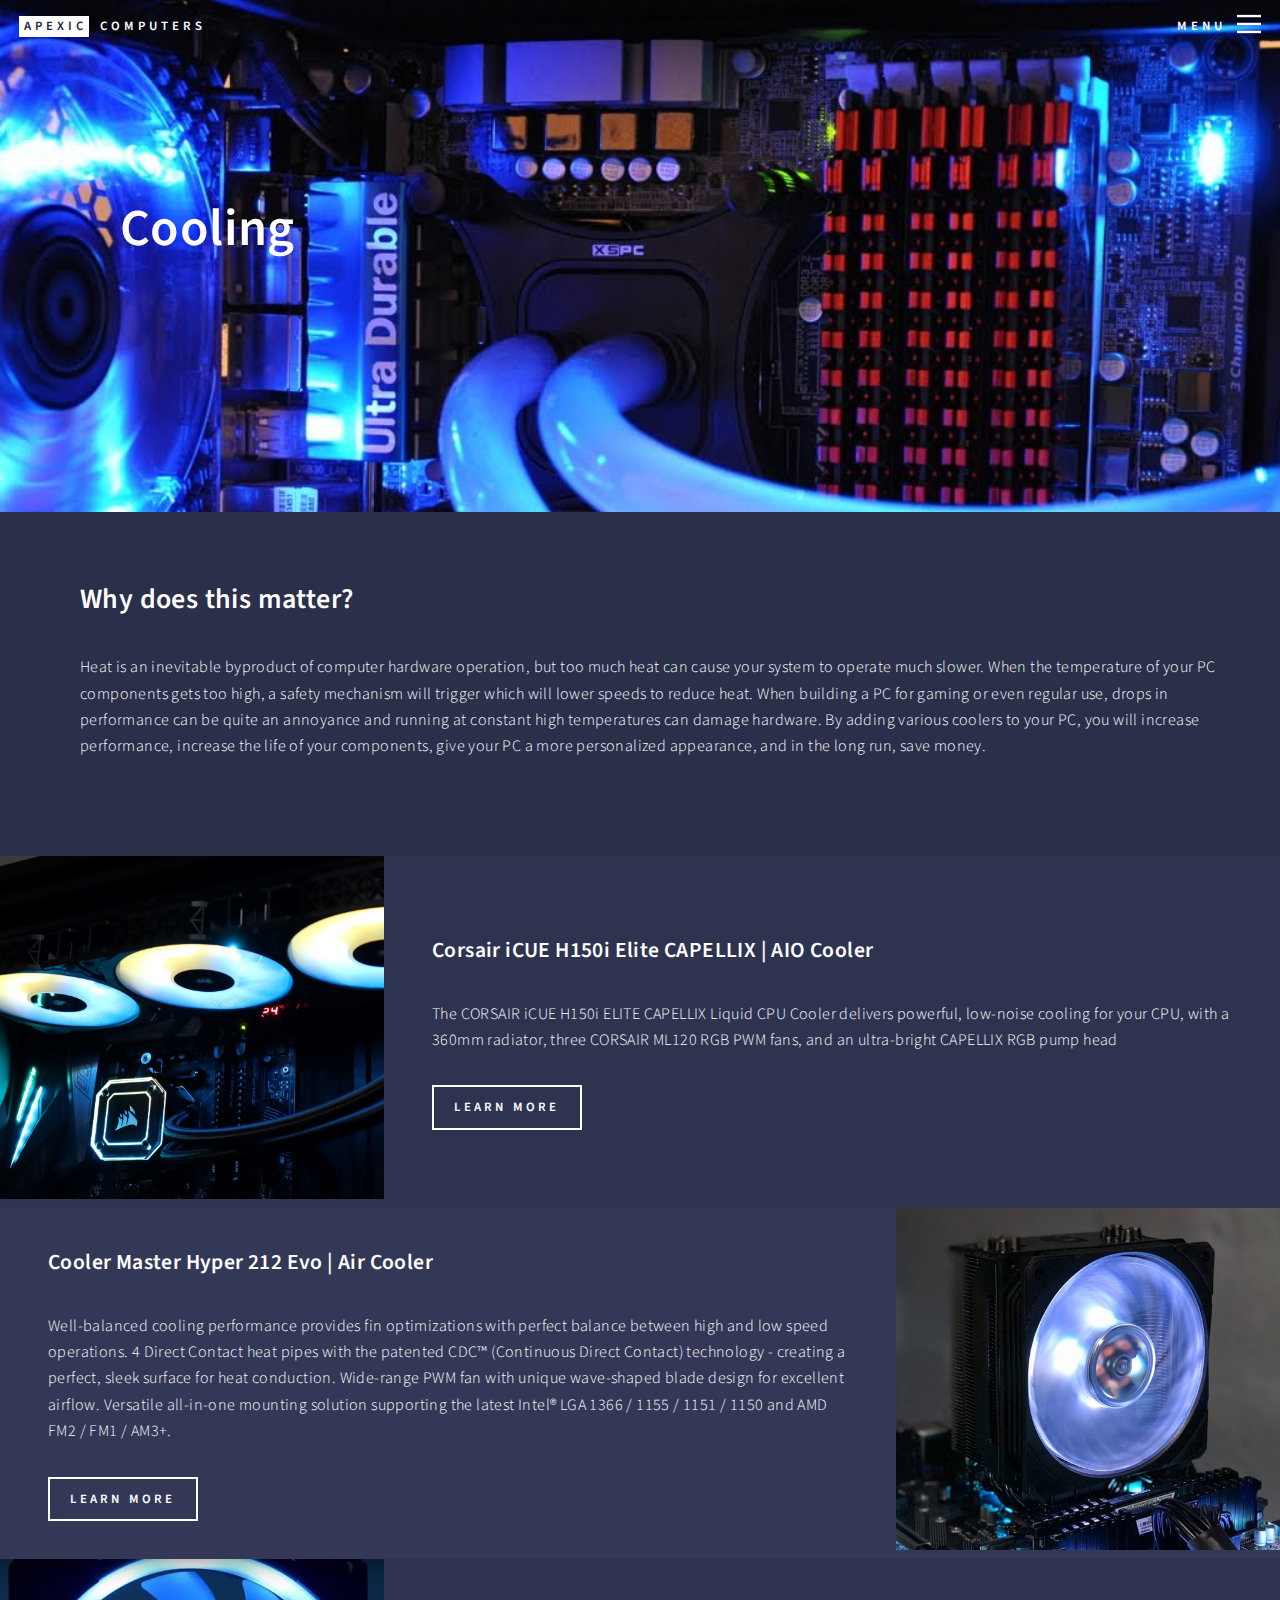
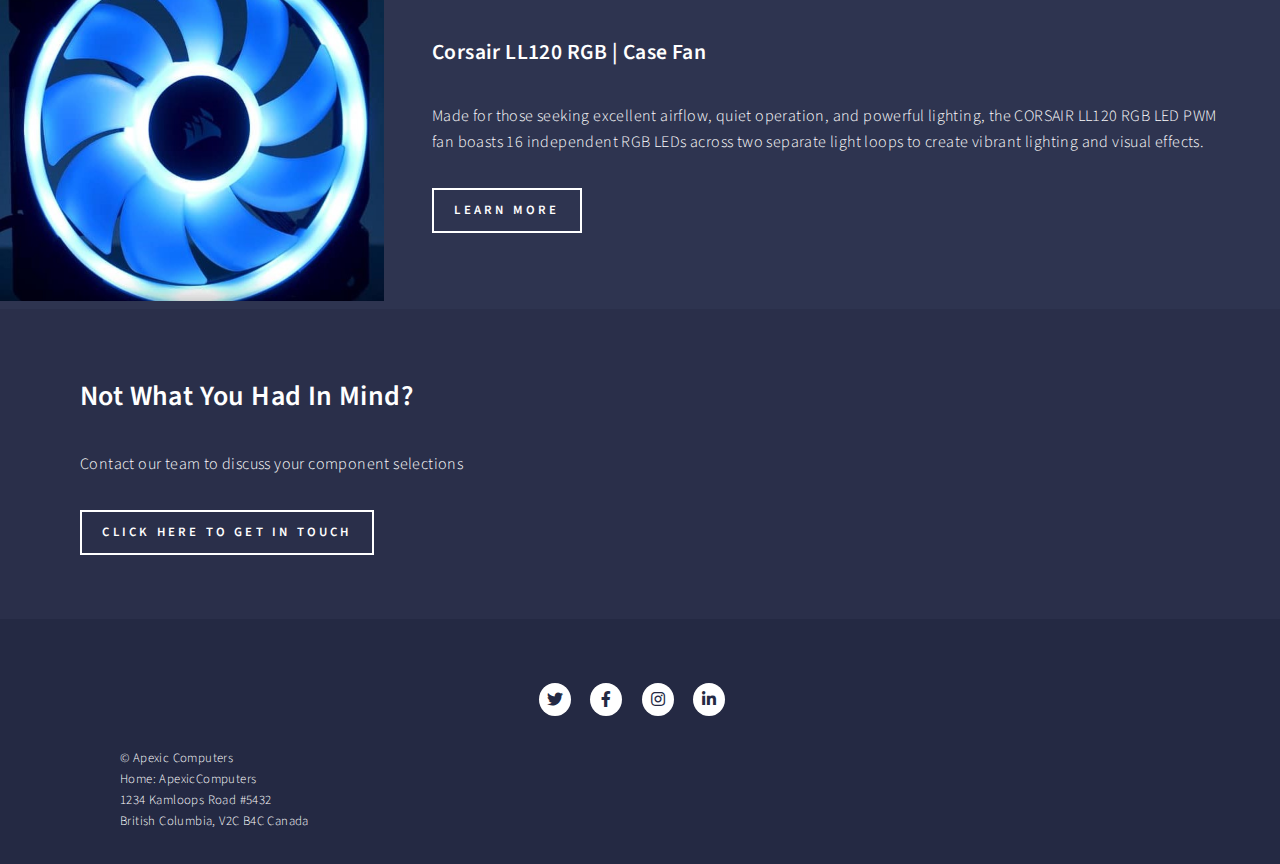
<file: cooling.html>
<!DOCTYPE HTML>

<html>
	<head>
		<title>Apexic Computers | Cooling</title>
		<meta charset="utf-8" />
		<meta name="viewport" content="width=device-width, initial-scale=1, user-scalable=no" />
		<link rel="stylesheet" href="assets/css/main.css" />
		<link rel="shortcut icon" type="image/x-icon" href="images/ICON.ico" />
	</head>
	<body>

		<!-- Wrapper -->
			<div id="wrapper">

				<!-- Header -->
					<header id="header" class="alt style2">
						<a href="index.html" class="logo"><strong>Apexic</strong> <span>Computers</span></a>
						<nav>
							<a href="#menu">Menu</a>
						</nav>
					</header>

				<!-- Menu -->
					<nav id="menu">
						<ul class="links">
							<li><a href="index.html"><div class="inner">Home</div></a></li>
							<li><a href="peripherals.html"><div class="inner">Peripherals</div></a></li>
							<li><a href="graphics.html"><div class="inner">Graphics</div></a></li>
							<li><a href="processing.html"><div class="inner">Processing</div></a></li>
							<li><a href="cooling.html"><div class="inner">Cooling</div></a></li>
						</ul>
					</nav>

				<!-- Banner -->
					<section id="banner" class="style2 cooling">
						<div class="inner">
							<header class="major">
								<h1>Cooling</h1>
							</header>
							<div class="content"></div>
						</div>
					</section>

				<!-- Main -->
					<div id="main">

						<!-- One -->
							<section>
								<div class="inner">
									<header class="major">
										<h2>Why does this matter?</h2>
									</header>
									<p>Heat is an inevitable byproduct of computer hardware operation, but too much heat can cause your system to operate much slower. 
										When the temperature of your PC components gets too high, a safety mechanism will trigger which will lower speeds to reduce heat. 
										When building a PC for gaming or even regular use, drops in performance can be quite an annoyance and running at constant high temperatures can damage hardware.
										By adding various coolers to your PC, you will increase performance, increase the life of your components, give your PC a more personalized appearance, and in the long run, save money.
									</p>
								</div>
							</section>

						<!-- Two -->
							<section class="spotlights">
								<section>
									<span class="image">
										<img src="images/CorsairAIOcooler.jpg" alt=""  />
									</span>
									<div class="content">
										<div class="inner">
											<header class="major">
												<h3>Corsair iCUE H150i Elite CAPELLIX | AIO Cooler</h3>
											</header>
											<p>The CORSAIR iCUE H150i ELITE CAPELLIX Liquid CPU Cooler delivers powerful, low-noise cooling for your CPU, with a 360mm radiator, three CORSAIR ML120 RGB PWM fans, and an ultra-bright CAPELLIX RGB pump head</p>
											<ul class="actions">
												<li><a href="https://www.corsair.com/us/en/Categories/Products/Liquid-Cooling/iCUE-ELITE-CAPELLIX-Liquid-CPU-Cooler/p/CW-9060048-WW" target="_blank" class="button">Learn more</a></li>
											</ul>
										</div>
									</div>
								</section>
								<section>
									<span class="image">
										<img src="images/coolermasterair.jpg" alt=""  />
									</span>
									<div class="content">
										<div class="inner">
											<header class="major">
												<h3>Cooler Master Hyper 212 Evo | Air Cooler</h3>
											</header>
											<p>Well-balanced cooling performance provides fin optimizations with perfect balance between high and low speed operations.
												4 Direct Contact heat pipes with the patented CDC™ (Continuous Direct Contact) technology - creating a perfect, sleek surface for heat conduction.
												Wide-range PWM fan with unique wave-shaped blade design for excellent airflow.
												Versatile all-in-one mounting solution supporting the latest Intel® LGA 1366 / 1155 / 1151 / 1150 and AMD FM2 / FM1 / AM3+.</p>
											<ul class="actions">
												<li><a href="https://www.coolermaster.com/catalog/coolers/cpu-air-coolers/hyper-212-evo/" target="_blank" class="button">Learn more</a></li>
											</ul>
										</div>
									</div>
								</section>
								<section>
									<span class="image">
										<img src="images/corsaircasefan.jpg" alt="" />
									</span>
									<div class="content">
										<div class="inner">
											<header class="major">
												<h3>Corsair LL120 RGB | Case Fan</h3>
											</header>
											<p>Made for those seeking excellent airflow, quiet operation, and powerful lighting, the CORSAIR LL120 RGB LED PWM fan boasts 16 independent RGB LEDs across two separate light loops to create vibrant lighting and visual effects.</p>
											<ul class="actions">
												<li><a href="https://www.corsair.com/ca/en/Categories/Products/Fans/ml-config/p/CO-9050072-WW" target="_blank" class="button">Learn more</a></li>
											</ul>
										</div>
									</div>
								</section>
							</section>

						<!-- Three -->
							<section>
								<div class="inner">
									<header class="major">
										<h2>Not What You Had In Mind?</h2>
									</header>
									<p>Contact our team to discuss your component selections</p>
									<ul class="actions">
										<li><a href="team.html" class="button next">CLICK HERE TO GET IN TOUCH</a></li>
									</ul>
								</div>
							</section>

					</div>

				<!-- Footer -->
                <footer id="footer">
                    <div class="inner">
                        <ul class="icons">
                            <li><a href="https://twitter.com/" class="icon brands alt fa-twitter"></a></li>
                            <li><a href="https://www.facebook.com/" class="icon brands alt fa-facebook-f"></a></li>
                            <li><a href="https://www.instagram.com/" class="icon brands alt fa-instagram"></a></li>
							<li><a href="https://www.linkedin.com/" class="icon brands alt fa-linkedin-in"></a></li>
                        </ul>
                        <ul class="copyright">
                            <li>&copy; Apexic Computers</li><li>Home: <a href="">ApexicComputers</a></li>
                        </ul>
                        <ul class="copyright">
                            <li>1234 Kamloops Road #5432 <br> British Columbia, V2C B4C Canada</li>
                        </ul>
                    </div>
                </footer>

			</div>

		<!-- Scripts -->
			<script src="assets/js/jquery.min.js"></script>
			<script src="assets/js/jquery.scrolly.min.js"></script>
			<script src="assets/js/main.js"></script>

	</body>
</html>
</file>
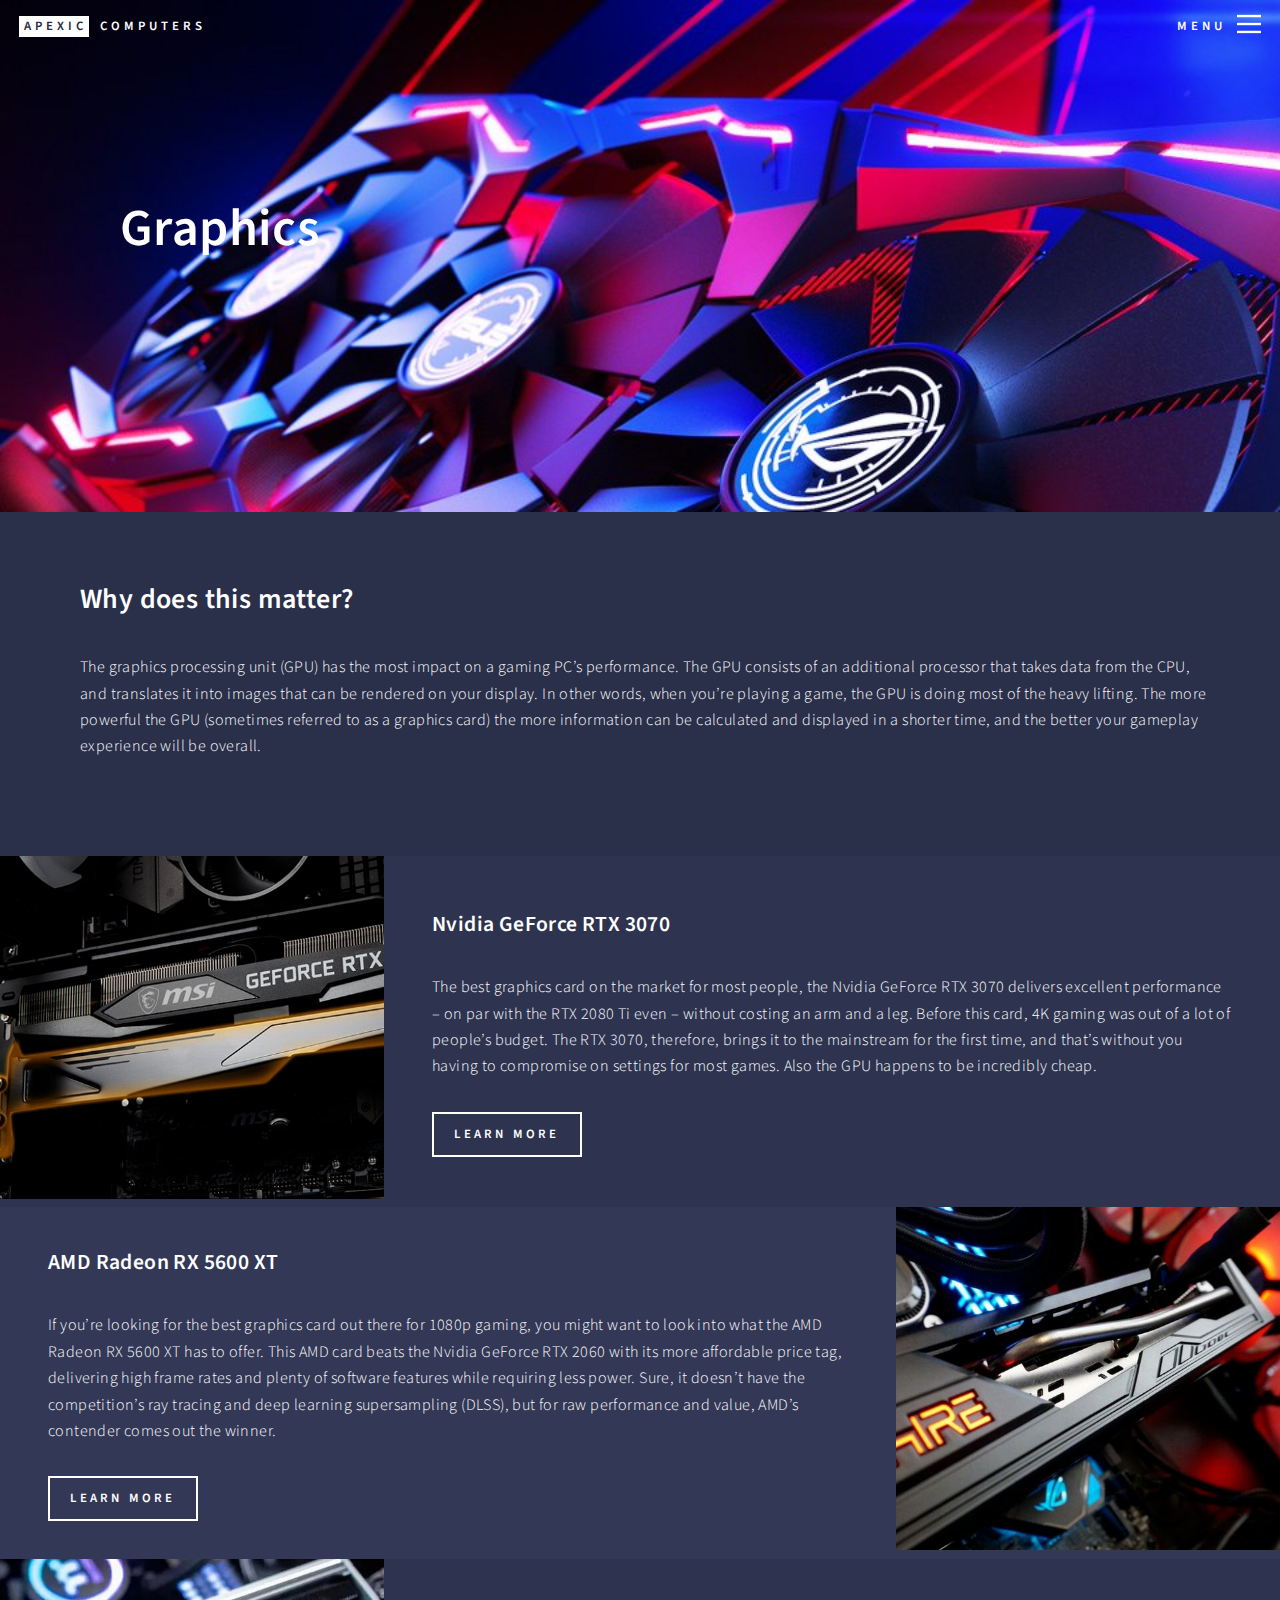
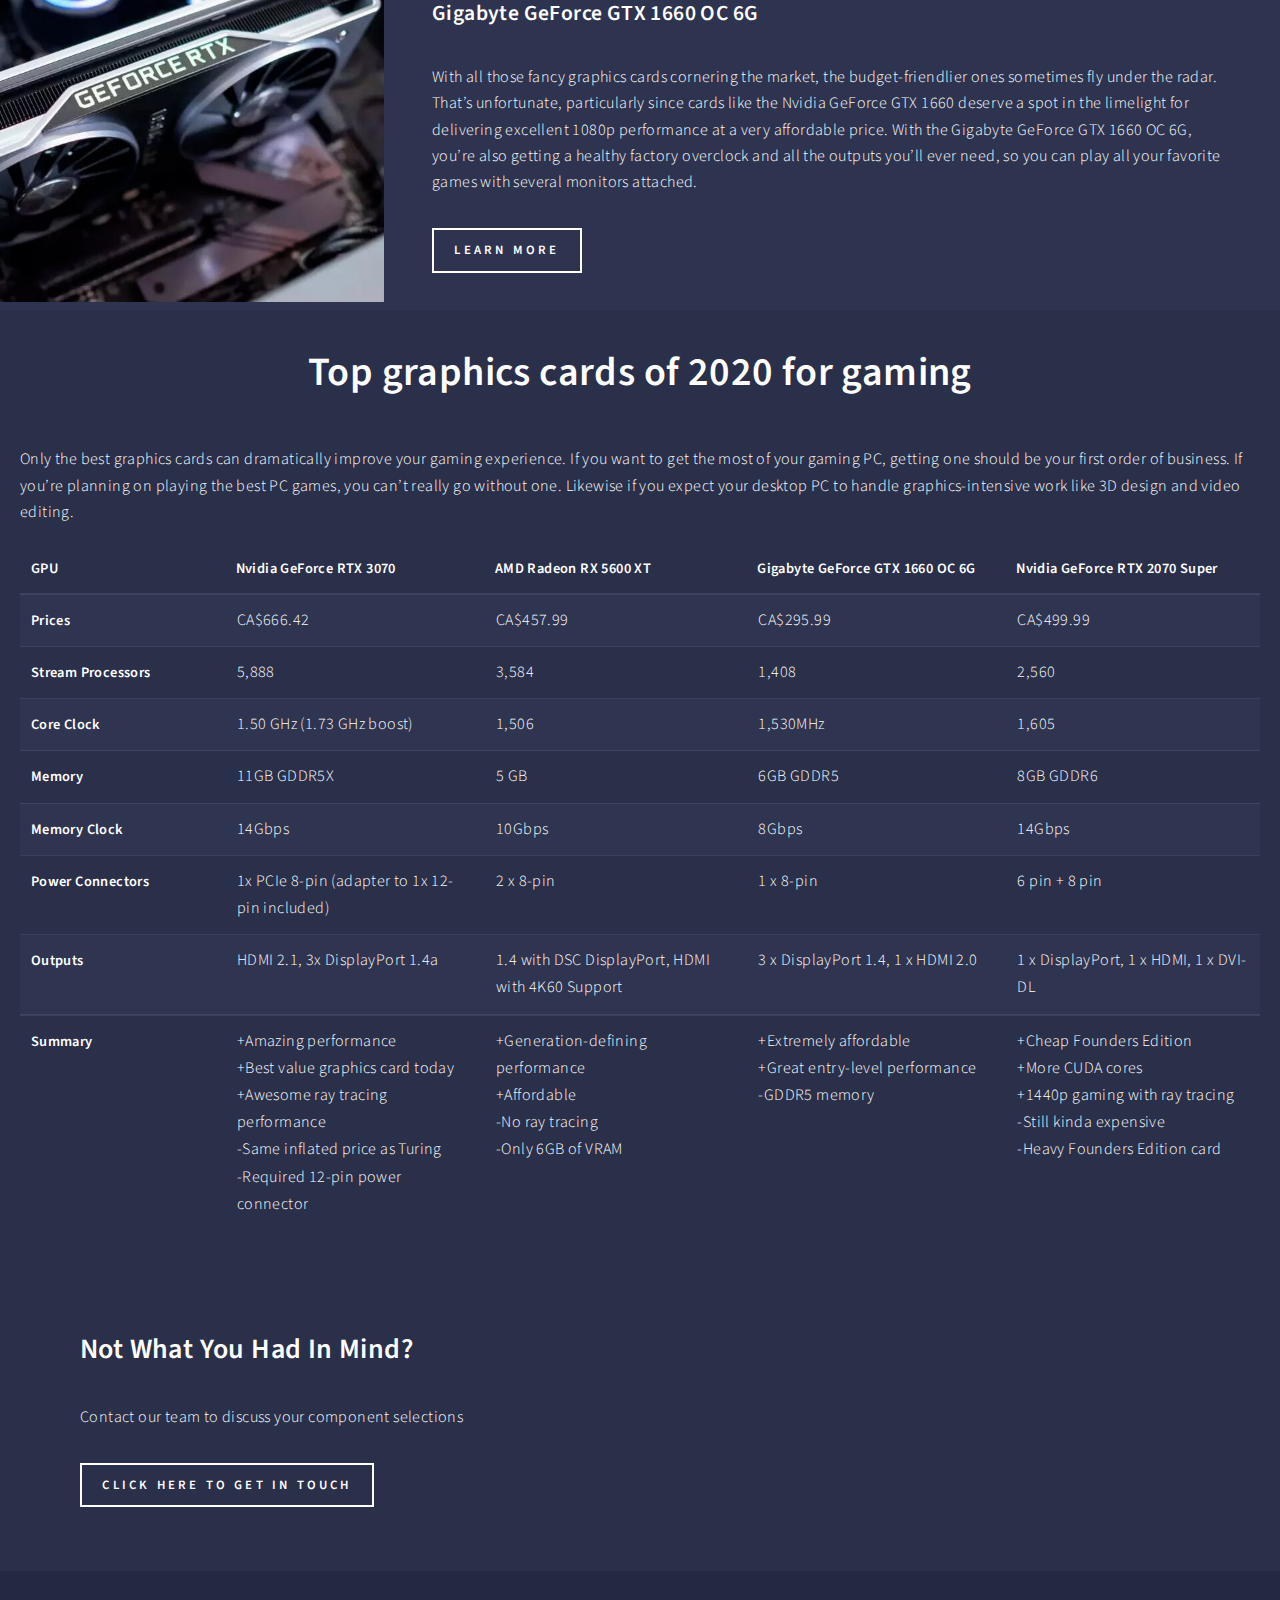
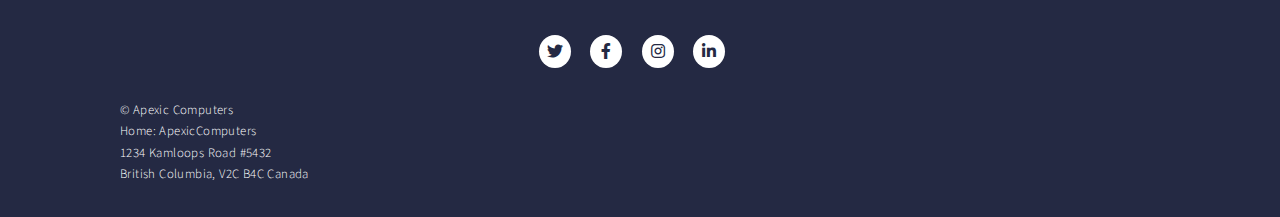
<file: graphics.html>
<!DOCTYPE HTML>

<html>
	<head>
		<title>Apexic Computers | Graphics</title>
		<meta charset="utf-8" />
		<meta name="viewport" content="width=device-width, initial-scale=1, user-scalable=no" />
		<link rel="stylesheet" href="assets/css/main.css" />
		<link rel="shortcut icon" type="image/x-icon" href="images/ICON.ico" />
	</head>
	<body>

		<!-- Wrapper -->
			<div id="wrapper">

				<!-- Header -->
					<header id="header" class="alt style2">
						<a href="index.html" class="logo"><strong>Apexic</strong> <span>Computers</span></a>
						<nav>
							<a href="#menu">Menu</a>
						</nav>
					</header>

				<!-- Menu -->
					<nav id="menu">
						<ul class="links">
							<li><a href="index.html"><div class="inner">Home</div></a></li>
							<li><a href="peripherals.html"><div class="inner">Peripherals</div></a></li>
							<li><a href="graphics.html"><div class="inner">Graphics</div></a></li>
							<li><a href="processing.html"><div class="inner">Processing</div></a></li>
							<li><a href="cooling.html"><div class="inner">Cooling</div></a></li>
						</ul>
					</nav>

				<!-- Banner -->
					<section id="banner" class="style2 graphics">
						<div class="inner">
							<header class="major">
								<h1>Graphics</h1>
							</header>
							<div class="content">
								<p></p>
							</div>
						</div>
					</section>

				<!-- Main -->
					<div id="main">

						<!-- One -->
							<section>
								<div class="inner">
									<header class="major">
										<h2>Why does this matter?</h2>
									</header>
									<p>The graphics processing unit (GPU) has the most impact on a gaming PC’s performance. The GPU consists of an additional processor that takes data from the CPU, and translates it into images that can be rendered on your display. In other words, when you’re playing a game, the GPU is doing most of the heavy lifting. 
									   The more powerful the GPU (sometimes referred to as a graphics card) the more information can be calculated and displayed in a shorter time, and the better your gameplay experience will be overall.</p>
								</div>
							</section>

						<!-- Two -->
							<section class="spotlights">
								<section>
									<div class="image">
										<img src="images/3070.jpg" alt="" />
									</div>
									<div class="content">
										<div class="inner">
											<header class="major">
												<h3>Nvidia GeForce RTX 3070</h3>
											</header>
											<p>The best graphics card on the market for most people, the Nvidia GeForce RTX 3070 delivers excellent performance – on par with the RTX 2080 Ti even – without costing an arm and a leg. Before this card, 4K gaming was out of a lot of people’s budget. The RTX 3070, therefore, brings it to the mainstream for the first time, and that’s without you having to compromise on settings for most games. Also the GPU happens to be incredibly cheap.</p>
											<ul class="actions">
												<li><a href="https://www.nvidia.com/en-us/geforce/news/geforce-rtx-3070-out-now/" target="_blank" class="button">Learn more</a></li>
											</ul>
										</div>
									</div>
								</section>
								<section>
									<div class="image">
										<img src="images/5600.jpg" alt="" />
									</div>
									<div class="content">
										<div class="inner">
											<header class="major">
												<h3>AMD Radeon RX 5600 XT</h3>
											</header>
											<p>If you’re looking for the best graphics card out there for 1080p gaming, you might want to look into what the AMD Radeon RX 5600 XT has to offer. This AMD card beats the Nvidia GeForce RTX 2060 with its more affordable price tag, delivering high frame rates and plenty of software features while requiring less power. Sure, it doesn’t have the competition’s ray tracing and deep learning supersampling (DLSS), but for raw performance and value, AMD’s contender comes out the winner.</p>
											<ul class="actions">
												<li><a href="https://www.amd.com/en/products/graphics/amd-radeon-rx-5600-xt" target="_blank" class="button">Learn more</a></li>
											</ul>
										</div>
									</div>
								</section>
								<section>
									<div class="image">
										<img src="images/1660.jpg" alt="" />
									</div>
									<div class="content">
										<div class="inner">
											<header class="major">
												<h3>Gigabyte GeForce GTX 1660 OC 6G</h3>
											</header>
											<p>With all those fancy graphics cards cornering the market, the budget-friendlier ones sometimes fly under the radar. That’s unfortunate, particularly since cards like the Nvidia GeForce GTX 1660 deserve a spot in the limelight for delivering excellent 1080p performance at a very affordable price. With the Gigabyte GeForce GTX 1660 OC 6G, you’re also getting a healthy factory overclock and all the outputs you’ll ever need, so you can play all your favorite games with several monitors attached.</p>
											<ul class="actions">
												<li><a href="https://www.gigabyte.com/ca/Graphics-Card/GV-N1660OC-6GD" target="_blank" class="button">Learn more</a></li>
											</ul>
										</div>
									</div>
								</section>
							</section>
						
						<div class="table-wrapper">
							<article class="pimpin">
							   <h1>Top graphics cards of 2020 for gaming</h1>
								<p>Only the best graphics cards can dramatically improve your gaming experience. If you want to get the most of your gaming PC, getting one should be your first order of business. If you’re planning on playing the best PC games, you can’t really go without one. Likewise if you expect your desktop PC to handle graphics-intensive work like 3D design and video editing. </p>
        
								<!-- Start Table -->
								<table id="pricing">
									<colgroup>
									<col id="firstCol" />
									<col class="dataCols" span="4" />
									</colgroup>

									<thead span="1">
									<!-- Row1 -->
									<tr class="row1">
										<th rowspan="4" class="tfirst">GPU</th>
										<th>Nvidia GeForce RTX 3070</th>      
										<th>AMD Radeon RX 5600 XT</th>
										<th>Gigabyte GeForce GTX 1660 OC 6G</th>
										<th>Nvidia GeForce RTX 2070 Super</th>
									</tr>
									</thead>
									
									<tbody>
									<!-- Row2 -->
									<tr class="row2">
									<th>Prices</th>	
									<td>CA$666.42</td>
									<td>CA$457.99</td>
									<td>CA$295.99</td>
									<td>CA$499.99</td>
									</tr>
									<!-- Row3 -->
									<tr>
									<th>Stream Processors</th>
									<td>5,888</td>
									<td>3,584</td>
									<td>1,408</td>
									<td>2,560</td>
									</tr>
									<!-- Row4 -->
									<tr>
									<th>Core Clock</th>
									<td>1.50 GHz (1.73 GHz boost)</td>
									<td>1,506</td>
									<td>1,530MHz</td>
									<td>1,605</td>
									</tr>
									<!-- Row5 -->
									<tr>
									<th>Memory</th>
									<td>11GB GDDR5X</td>
									<td>5 GB</td>
									<td>6GB GDDR5</td>   
									<td>8GB GDDR6</td>
									</tr>
									<!-- Row6 -->
									<tr>
									<th>Memory Clock</th>
									<td>14Gbps</td>
									<td>10Gbps</td>
									<td>8Gbps</td>
									<td>14Gbps</td>
									</tr>
									<!-- Row7 -->
									<tr>
									<th>Power Connectors</th>
									<td>1x PCIe 8-pin (adapter to 1x 12-pin included)</td>
									<td>2 x 8-pin</td>
									<td>1 x 8-pin</td>
									<td>6 pin + 8 pin</td>
									</tr>
									<!-- Row8 -->
									<tr>
									<th>Outputs</th>
									<td>HDMI 2.1, 3x DisplayPort 1.4a</td>
									<td>1.4 with DSC DisplayPort, HDMI with 4K60 Support</td>
									<td>3 x DisplayPort 1.4, 1 x HDMI 2.0</td>
									<td>1 x DisplayPort, 1 x HDMI, 1 x DVI-DL</td>
									</tr>
									</tbody>

									<tfoot>
									<!-- Row8 -->
									<tr>
									<th>Summary</th>
									<td>+Amazing performance <br> +Best value graphics card today <br> +Awesome ray tracing performance <br> -Same inflated price as Turing <br> -Required 12-pin power connector</td>
									<td>+Generation-defining performance <br> +Affordable <br> -No ray tracing <br> -Only 6GB of VRAM</td>
									<td>+Extremely affordable <br> +Great entry-level performance <br> -GDDR5 memory</td>
									<td>+Cheap Founders Edition <br> +More CUDA cores <br> +1440p gaming with ray tracing <br> -Still kinda expensive <br> -Heavy Founders Edition card</td>
									</tr>
									</tfoot>

								</table>
							   <!-- End Table -->
							</article>
						</div>
							<!-- Three -->
										<section>
											<div class="inner">
												<header class="major">
													<h2>Not What You Had In Mind?</h2>
												</header>
												<p>Contact our team to discuss your component selections</p>
												<ul class="actions">
													<li><a href="team.html" class="button next">Click here to get in touch</a></li>
												</ul>
											</div>
										</section>

					</div>



				<!-- Footer -->
                <footer id="footer">
                    <div class="inner">
                        <ul class="icons">
                            <li><a href="https://twitter.com/" class="icon brands alt fa-twitter"></a></li>
                            <li><a href="https://www.facebook.com/" class="icon brands alt fa-facebook-f"></a></li>
                            <li><a href="https://www.instagram.com/" class="icon brands alt fa-instagram"></a></li>
							<li><a href="https://www.linkedin.com/" class="icon brands alt fa-linkedin-in"></a></li>
                        </ul>
                        <ul class="copyright">
                            <li>&copy; Apexic Computers</li><li>Home: <a href="">ApexicComputers</a></li>
                        </ul>
                        <ul class="copyright">
                            <li>1234 Kamloops Road #5432 <br> British Columbia, V2C B4C Canada</li>
                        </ul>
                    </div>
                </footer>

			</div>

		<!-- Scripts -->
			<script src="assets/js/jquery.min.js"></script>
			<script src="assets/js/jquery.scrolly.min.js"></script>
			<script src="assets/js/main.js"></script>

	</body>
</html>
</file>
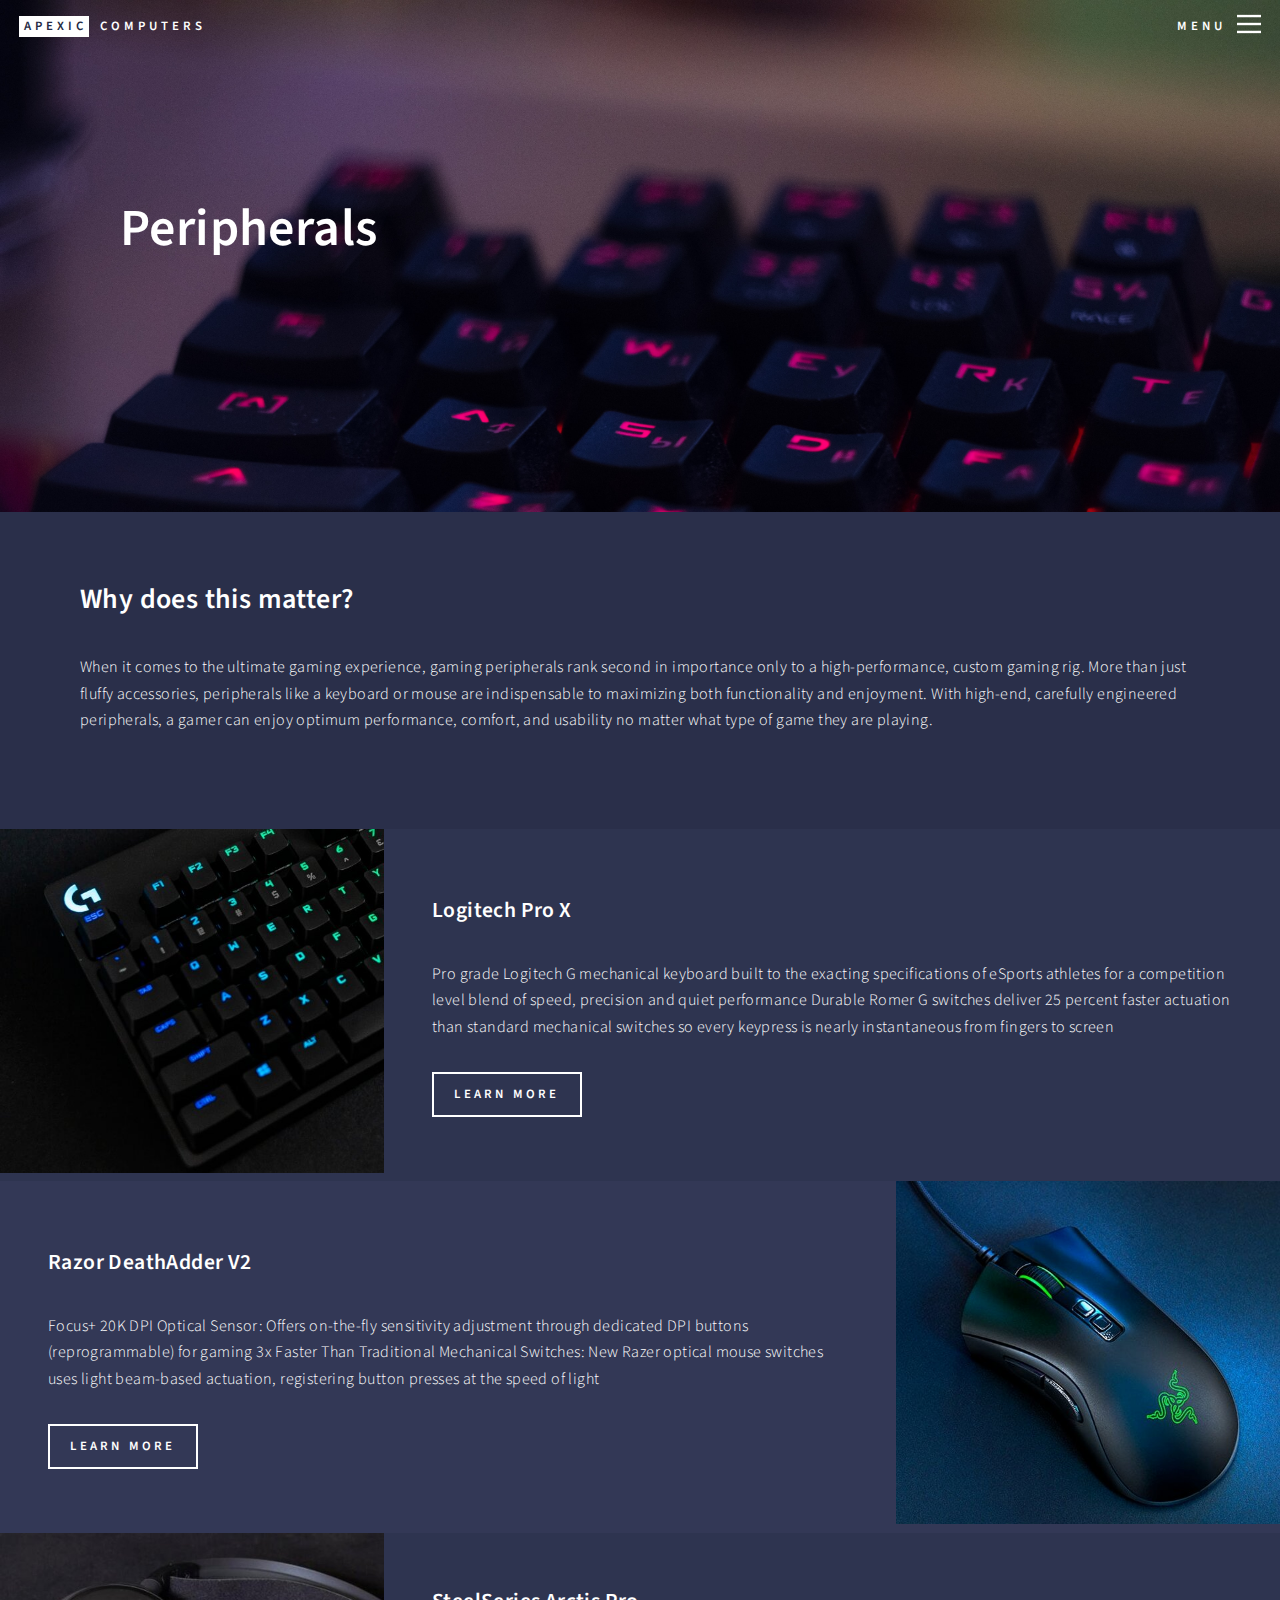
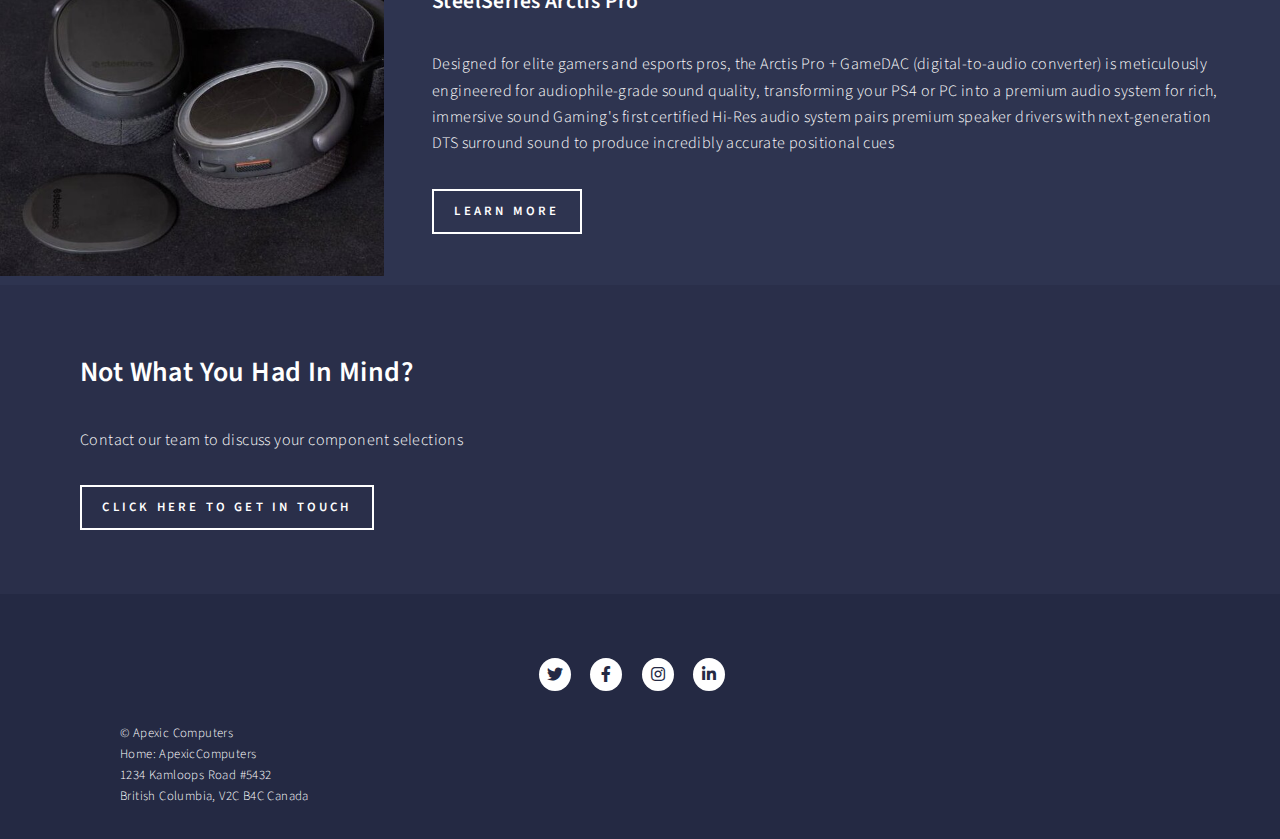
<file: peripherals.html>
<!DOCTYPE HTML>

<html>
	<head>
		<title>Apexic Computers | Peripherals</title>
		<meta charset="utf-8" />
		<meta name="viewport" content="width=device-width, initial-scale=1, user-scalable=no" />
		<link rel="stylesheet" href="assets/css/main.css" />
		<link rel="shortcut icon" type="image/x-icon" href="images/ICON.ico" />
	</head>
	<body>

		<!-- Wrapper -->
			<div id="wrapper">

				<!-- Header -->
					<header id="header" class="alt style2">
						<a href="index.html" class="logo"><strong>Apexic</strong> <span>Computers</span></a>
						<nav>
							<a href="#menu">Menu</a>
						</nav>
					</header>

				<!-- Menu -->
					<nav id="menu">
						<ul class="links">
							<li><a href="index.html"><div class="inner">Home</div></a></li>
							<li><a href="peripherals.html"><div class="inner">Peripherals</div></a></li>
							<li><a href="graphics.html"><div class="inner">Graphics</div></a></li>
							<li><a href="processing.html"><div class="inner">Processing</div></a></li>
							<li><a href="cooling.html"><div class="inner">Cooling</div></a></li>
						</ul>
					</nav>

				<!-- Banner -->
					<section id="banner" class="style2 peripherals">
						<div class="inner">
							<header class="major">
								<h1>Peripherals</h1>
							</header>
							<div class="content">
								
							</div>
						</div>
					</section>

				<!-- Main -->
					<div id="main">

						<!-- One -->
							<section>
								<div class="inner">
									<header class="major">
										<h2>Why does this matter?</h2>
									</header>
									<p>When it comes to the ultimate gaming experience, gaming peripherals rank second in importance only to a high-performance, custom gaming rig. More than just fluffy accessories, peripherals like a keyboard or mouse are indispensable to maximizing both functionality and enjoyment. With high-end, carefully engineered peripherals, a gamer can enjoy optimum performance, comfort, and usability no matter what type of game they are playing.</p>
								</div>
							</section>

						<!-- Two -->
							<section class="spotlights">
								<section>
									<div class="image">
										<img src="images/peripherals-item1.jpg" alt="" />
									</div>
									<div class="content">
										<div class="inner">
											<header class="major">
												<h3>Logitech Pro X</h3>
											</header>
											<p>Pro grade Logitech G mechanical keyboard built to the exacting specifications of eSports athletes for a competition level blend of speed, precision and quiet performance
												Durable Romer G switches deliver 25 percent faster actuation than standard mechanical switches so every keypress is nearly instantaneous from fingers to screen</p>
											<ul class="actions">
												<li><a href="https://www.logitechg.com/en-ca/products/gaming-keyboards/pro-x-gaming-keyboard.html" target="_blank" class="button">Learn more</a></li>
											</ul>
										</div>
									</div>
								</section>
								<section>
									<div class="image">
										<img src="images/peripherals-item2.jpg" alt="" />
									</div>
									<div class="content">
										<div class="inner">
											<header class="major">
												<h3>Razor DeathAdder V2</h3>
											</header>
											<p>Focus+ 20K DPI Optical Sensor: Offers on-the-fly sensitivity adjustment through dedicated DPI buttons (reprogrammable) for gaming
												3x Faster Than Traditional Mechanical Switches: New Razer optical mouse switches uses light beam-based actuation, registering button presses at the speed of light</p>
											<ul class="actions">
												<li><a href="https://www.razer.com/gaming-mice/razer-deathadder-v2/RZ01-03210100-R3U1" target="_blank" class="button">Learn more</a></li>
											</ul>
										</div>
									</div>
								</section>
								<section>
									<div class="image">
										<img src="images/peripherals-item3.jpg" alt="" />
									</div>
									<div class="content">
										<div class="inner">
											<header class="major">
												<h3>SteelSeries Arctis Pro</h3>
											</header>
											<p>Designed for elite gamers and esports pros, the Arctis Pro + GameDAC (digital-to-audio converter) is meticulously engineered for audiophile-grade sound quality, transforming your PS4 or PC into a premium audio system for rich, immersive sound
												Gaming's first certified Hi-Res audio system pairs premium speaker drivers with next-generation DTS surround sound to produce incredibly accurate positional cues</p>
											<ul class="actions">
												<li><a href="https://steelseries.com/gaming-headsets/arctis-pro" target="_blank" class="button">Learn more</a></li>
											</ul>
										</div>
									</div>
								</section>
							</section>

						<!-- Three -->
							<section>
								<div class="inner">
									<header class="major">
										<h2>Not What You Had In Mind?</h2>
									</header>
									<p>Contact our team to discuss your component selections</p>
									<ul class="actions">
										<li><a href="team.html" class="button next">Click here to get in touch</a></li>
									</ul>
								</div>
							</section>

					</div>

				<!-- Footer -->
                <footer id="footer">
                    <div class="inner">
                        <ul class="icons">
                            <li><a href="https://twitter.com/" class="icon brands alt fa-twitter"></a></li>
                            <li><a href="https://www.facebook.com/" class="icon brands alt fa-facebook-f"></a></li>
                            <li><a href="https://www.instagram.com/" class="icon brands alt fa-instagram"></a></li>
							<li><a href="https://www.linkedin.com/" class="icon brands alt fa-linkedin-in"></a></li>
                        </ul>
                        <ul class="copyright">
                            <li>&copy; Apexic Computers</li><li>Home: <a href="">ApexicComputers</a></li>
                        </ul>
                        <ul class="copyright">
                            <li>1234 Kamloops Road #5432 <br> British Columbia, V2C B4C Canada</li>
                        </ul>
                    </div>
                </footer>

			</div>

		<!-- Scripts -->
			<script src="assets/js/jquery.min.js"></script>
			<script src="assets/js/jquery.scrolly.min.js"></script>
			<script src="assets/js/main.js"></script>

	</body>
</html>
</file>
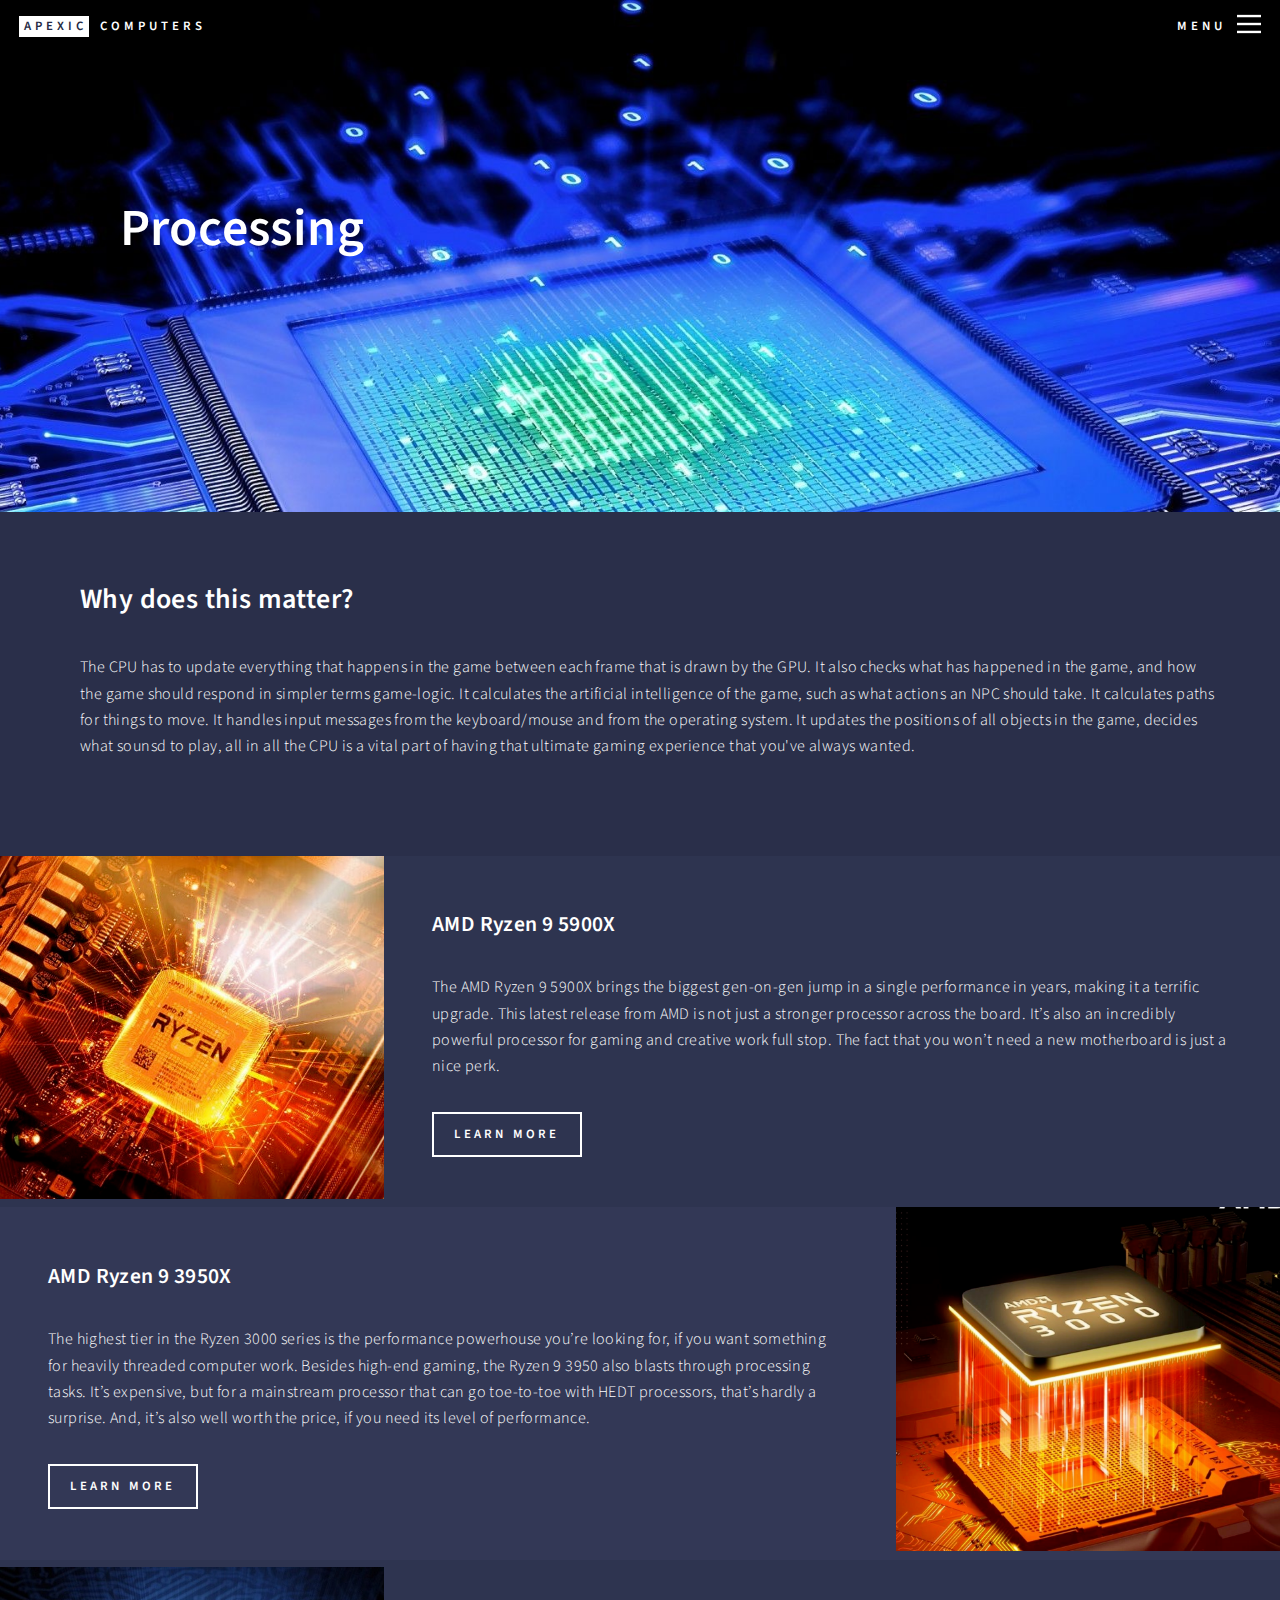
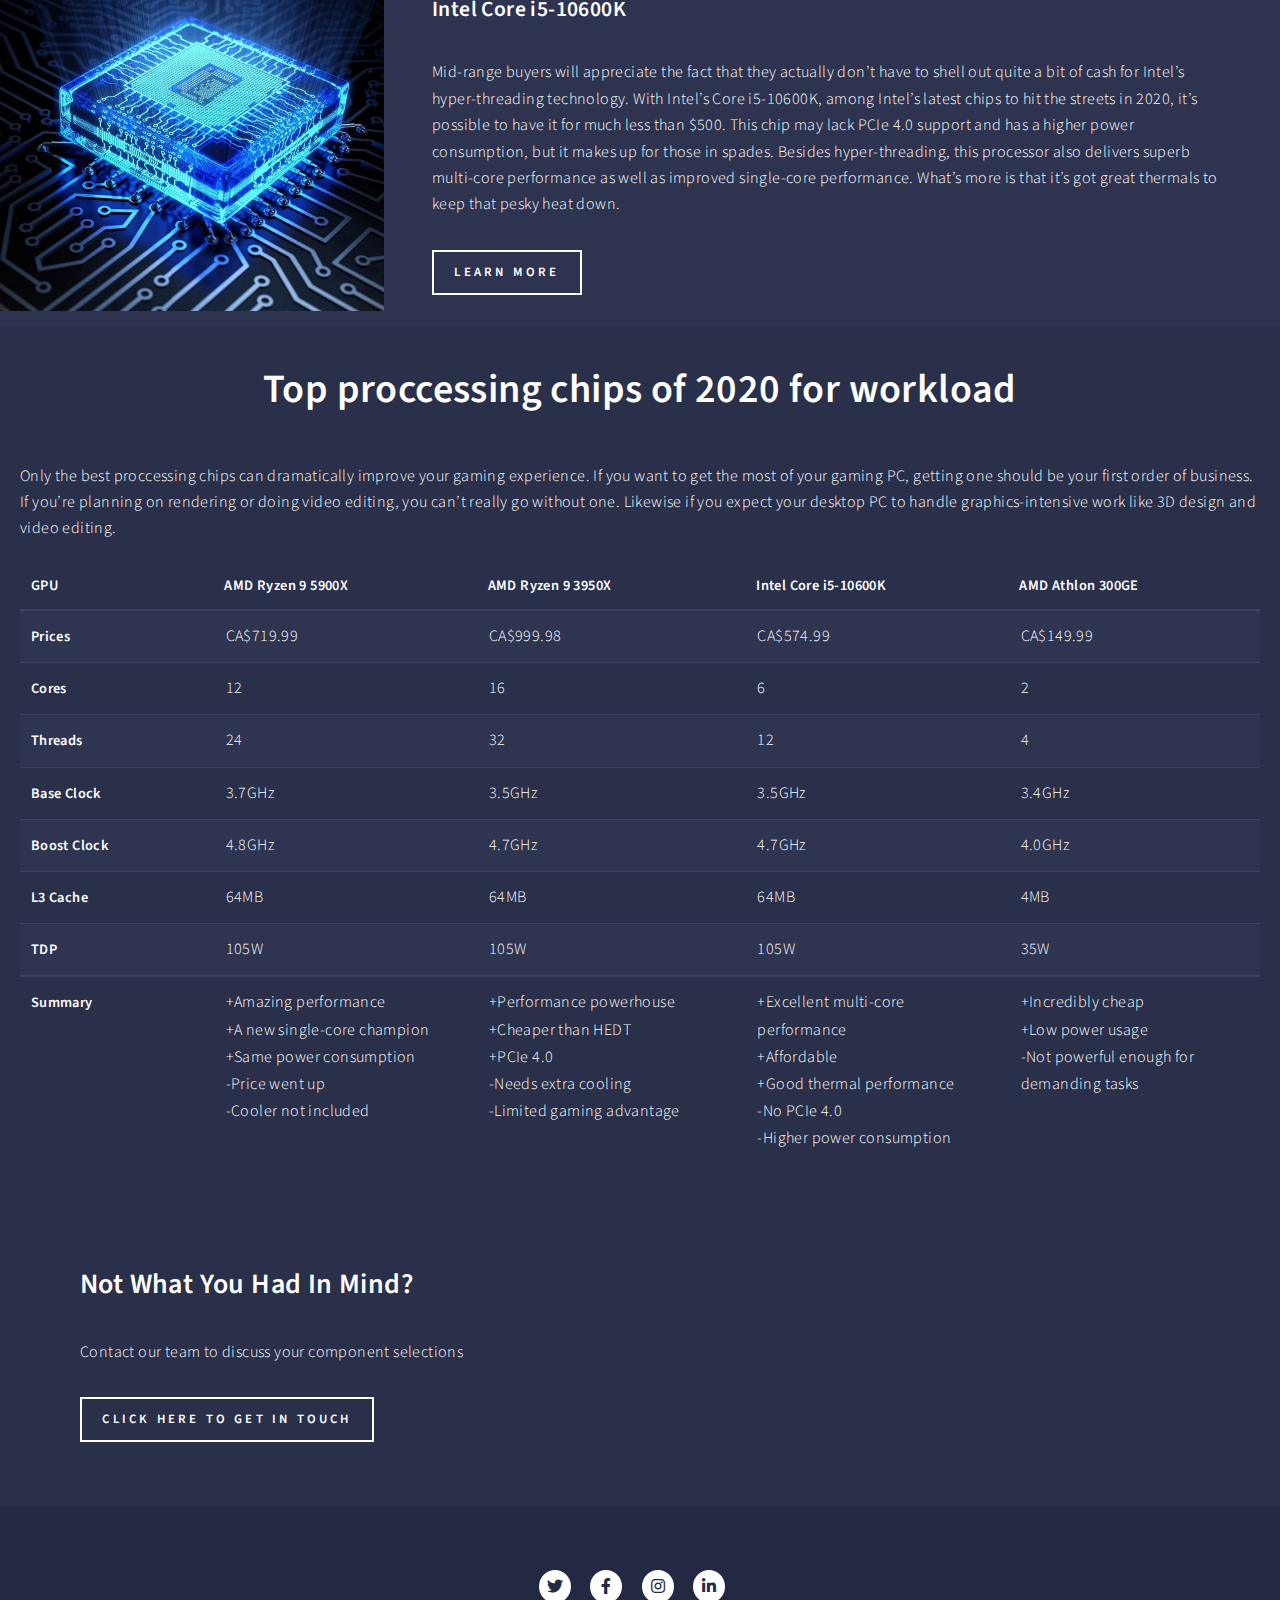
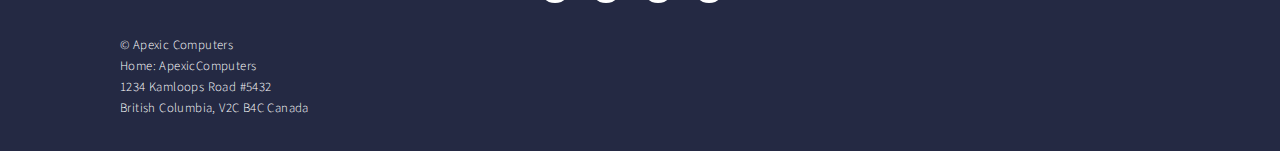
<file: processing.html>
<!DOCTYPE HTML>

<html>
	<head>
		<title>Apexic Computers | Processing</title>
		<meta charset="utf-8" />
		<meta name="viewport" content="width=device-width, initial-scale=1, user-scalable=no" />
		<link rel="stylesheet" href="assets/css/main.css" />
		<link rel="shortcut icon" type="image/x-icon" href="images/ICON.ico" />
	</head>
	<body>

		<!-- Wrapper -->
			<div id="wrapper">

				<!-- Header -->
					<header id="header" class="alt style2">
						<a href="index.html" class="logo"><strong>Apexic</strong> <span>Computers</span></a>
						<nav>
							<a href="#menu">Menu</a>
						</nav>
					</header>

				<!-- Menu -->
					<nav id="menu">
						<ul class="links">
							<li><a href="index.html"><div class="inner">Home</div></a></li>
							<li><a href="peripherals.html"><div class="inner">Peripherals</div></a></li>
							<li><a href="graphics.html"><div class="inner">Graphics</div></a></li>
							<li><a href="processing.html"><div class="inner">Processing</div></a></li>
							<li><a href="cooling.html"><div class="inner">Cooling</div></a></li>
						</ul>
					</nav>

				<!-- Banner -->
					<section id="banner" class="style2 processing">
						<div class="inner">
							<header class="major">
								<h1>Processing</h1>
							</header>
							<div class="content">
								<p></p>
							</div>
						</div>
					</section>

				<!-- Main -->
					<div id="main">

						<!-- One -->
							<section>
								<div class="inner">
									<header class="major">
										<h2>Why does this matter?</h2>
									</header>
									<p>The CPU has to update everything that happens in the game between each frame that is drawn by the GPU. It also checks what has happened in the game, and how the game should respond in simpler terms game-logic. It calculates the artificial intelligence of the game, such as what actions an NPC should take. It calculates paths for things to move. It handles input messages from the keyboard/mouse and from the operating system. It updates the positions of all objects in the game, decides what sounsd to play, all in all the CPU is a vital part of having that ultimate gaming experience that you've always wanted.</p>
								</div>
							</section>

						<!-- Two -->
							<section class="spotlights">
								<section>
									<div class="image">
										<img src="images/Ryzen3900.png" alt="" />
									</div>
									<div class="content">
										<div class="inner">
											<header class="major">
												<h3>AMD Ryzen 9 5900X</h3>
											</header>
											<p>The AMD Ryzen 9 5900X brings the biggest gen-on-gen jump in a single performance in years, making it a terrific upgrade. This latest release from AMD is not just a stronger processor across the board. It’s also an incredibly powerful processor for gaming and creative work full stop. The fact that you won’t need a new motherboard is just a nice perk.</p>
											<ul class="actions">
												<li><a href="https://www.amd.com/en/direct-buy/5450881500/us" target="_blank" class="button">Learn more</a></li>
											</ul>
										</div>
									</div>
								</section>
								<section>
									<div class="image">
										<img src="images/Ryzen3950.png" alt="" />
									</div>
									<div class="content">
										<div class="inner">
											<header class="major">
												<h3>AMD Ryzen 9 3950X</h3>
											</header>
											<p>The highest tier in the Ryzen 3000 series is the performance powerhouse you’re looking for, if you want something for heavily threaded computer work. Besides high-end gaming, the Ryzen 9 3950 also blasts through processing tasks. It’s expensive, but for a mainstream processor that can go toe-to-toe with HEDT processors, that’s hardly a surprise. And, it’s also well worth the price, if you need its level of performance.</p>
											<ul class="actions">
												<li><a href="https://www.amd.com/en/products/cpu/amd-ryzen-9-3950x" target="_blank" class="button">Learn more</a></li>
											</ul>
										</div>
									</div>
								</section>
								<section>
									<div class="image">
										<img src="images/inteli5.jpg" alt="" />
									</div>
									<div class="content">
										<div class="inner">
											<header class="major">
												<h3>Intel Core i5-10600K</h3>
											</header>
											<p>Mid-range buyers will appreciate the fact that they actually don’t have to shell out quite a bit of cash for Intel’s hyper-threading technology. With Intel’s Core i5-10600K, among Intel’s latest chips to hit the streets in 2020, it’s possible to have it for much less than $500. This chip may lack PCIe 4.0 support and has a higher power consumption, but it makes up for those in spades. Besides hyper-threading, this processor also delivers superb multi-core performance as well as improved single-core performance. What’s more is that it’s got great thermals to keep that pesky heat down.</p>
											<ul class="actions">
												<li><a href="https://ark.intel.com/content/www/us/en/ark/products/199311/intel-core-i5-10600k-processor-12m-cache-up-to-4-80-ghz.html" target="_blank" class="button">Learn more</a></li>
											</ul>
										</div>
									</div>
								</section>
							</section>

						<div class="table-wrapper">									   
							<article class="pimpin">
							   <h1>Top proccessing chips of 2020 for workload</h1>
								<p>Only the best proccessing chips can dramatically improve your gaming experience. If you want to get the most of your gaming PC, getting one should be your first order of business. If you’re planning on rendering or doing video editing, you can’t really go without one. Likewise if you expect your desktop PC to handle graphics-intensive work like 3D design and video editing.</p>
        
								<!-- Start Table -->
								<table id="pricing">
									<colgroup>
									<col id="firstCol" />
									<col class="dataCols" span="4" />
									</colgroup>

									<thead span="1">
									<!-- Row1 -->
									<tr class="row1-2">
										<th rowspan="4" class="tfirst2">GPU</th>
										<th>AMD Ryzen 9 5900X</th>      
										<th>AMD Ryzen 9 3950X</th>
										<th>Intel Core i5-10600K</th>
										<th>AMD Athlon 300GE</th>
									</tr>
									</thead>
									
									<tbody>
									<!-- Row2 -->
									<tr class="row2-2">
									<th>Prices</th>	
									<td>CA$719.99</td>
									<td>CA$999.98</td>
									<td>CA$574.99</td>
									<td>CA$149.99</td>
									</tr>
									<!-- Row3 -->
									<tr>
									<th>Cores</th>
									<td>12</td>
									<td>16</td>
									<td>6</td>
									<td>2</td>
									</tr>
									<!-- Row4 -->
									<tr>
									<th>Threads</th>
									<td>24</td>
									<td>32</td>
									<td>12</td>
									<td>4</td>
									</tr>
									<!-- Row5 -->
									<tr>
									<th>Base Clock</th>
									<td>3.7GHz</td>
									<td>3.5GHz</td>
									<td>3.5GHz</td>   
									<td>3.4GHz</td>
									</tr>
									<!-- Row6 -->
									<tr>
									<th>Boost Clock</th>
									<td>4.8GHz</td>
									<td>4.7GHz</td>
									<td>4.7GHz</td>
									<td>4.0GHz</td>
									</tr>
									<!-- Row7 -->
									<tr>
									<th>L3 Cache</th>
									<td>64MB</td>
									<td>64MB</td>
									<td>64MB</td>
									<td>4MB</td>
									</tr>
									<!-- Row8 -->
									<tr>
									<th>TDP</th>
									<td>105W</td>
									<td>105W</td>
									<td>105W</td>
									<td>35W</td>
									</tr>
									</tbody>

									<tfoot>
									<!-- Row8 -->
									<tr>
									<th>Summary</th>
									<td>+Amazing performance <br> +A new single-core champion <br> +Same power consumption <br> -Price went up <br> -Cooler not included</td>
									<td>+Performance powerhouse <br> +Cheaper than HEDT <br> +PCIe 4.0 <br> -Needs extra cooling <br> -Limited gaming advantage</td>
									<td>+Excellent multi-core performance <br> +Affordable <br> +Good thermal performance <br> -No PCIe 4.0 <br> -Higher power consumption</td>
									<td>+Incredibly cheap <br> +Low power usage <br> -Not powerful enough for demanding tasks</td>
									</tr>
									</tfoot>

								</table>
							   <!-- End Table -->
							</article>
						</div>								   
						<!-- Three -->
							<section>
								<div class="inner">
									<header class="major">
										<h2>Not What You Had In Mind?</h2>
									</header>
									<p>Contact our team to discuss your component selections</p>
									<ul class="actions">
										<li><a href="team.html" class="button next">Click here to get in touch</a></li>
									</ul>
								</div>
							</section>

					</div>

				<!-- Footer -->
                <footer id="footer">
                    <div class="inner">
                        <ul class="icons">
                            <li><a href="https://twitter.com/" class="icon brands alt fa-twitter"></a></li>
                            <li><a href="https://www.facebook.com/" class="icon brands alt fa-facebook-f"></a></li>
                            <li><a href="https://www.instagram.com/" class="icon brands alt fa-instagram"></a></li>
							<li><a href="https://www.linkedin.com/" class="icon brands alt fa-linkedin-in"></a></li>
                        </ul>
                        <ul class="copyright">
                            <li>&copy; Apexic Computers</li><li>Home: <a href="">ApexicComputers</a></li>
                        </ul>
                        <ul class="copyright">
                            <li>1234 Kamloops Road #5432 <br> British Columbia, V2C B4C Canada</li>
                        </ul>
                    </div>
                </footer>

			</div>

		<!-- Scripts -->
			<script src="assets/js/jquery.min.js"></script>
			<script src="assets/js/jquery.scrolly.min.js"></script>
			<script src="assets/js/main.js"></script>

	</body>
</html>
</file>
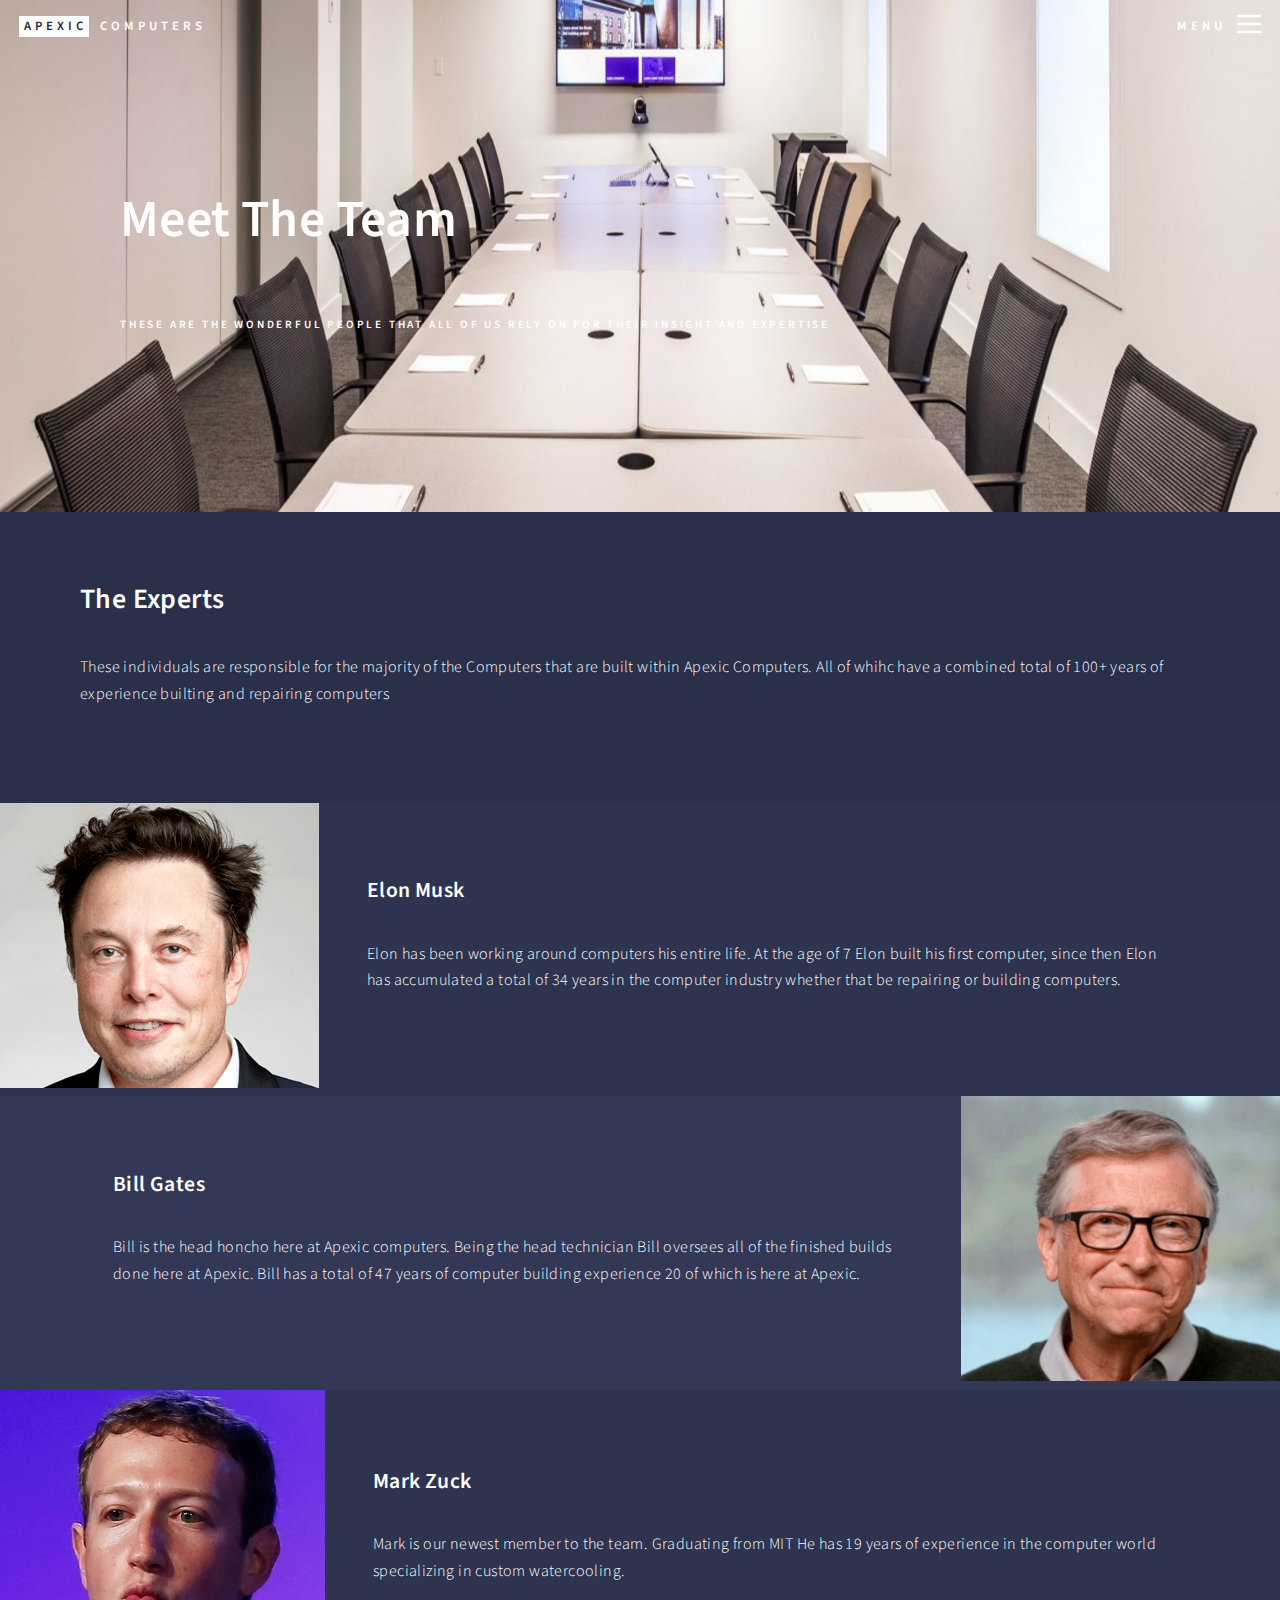
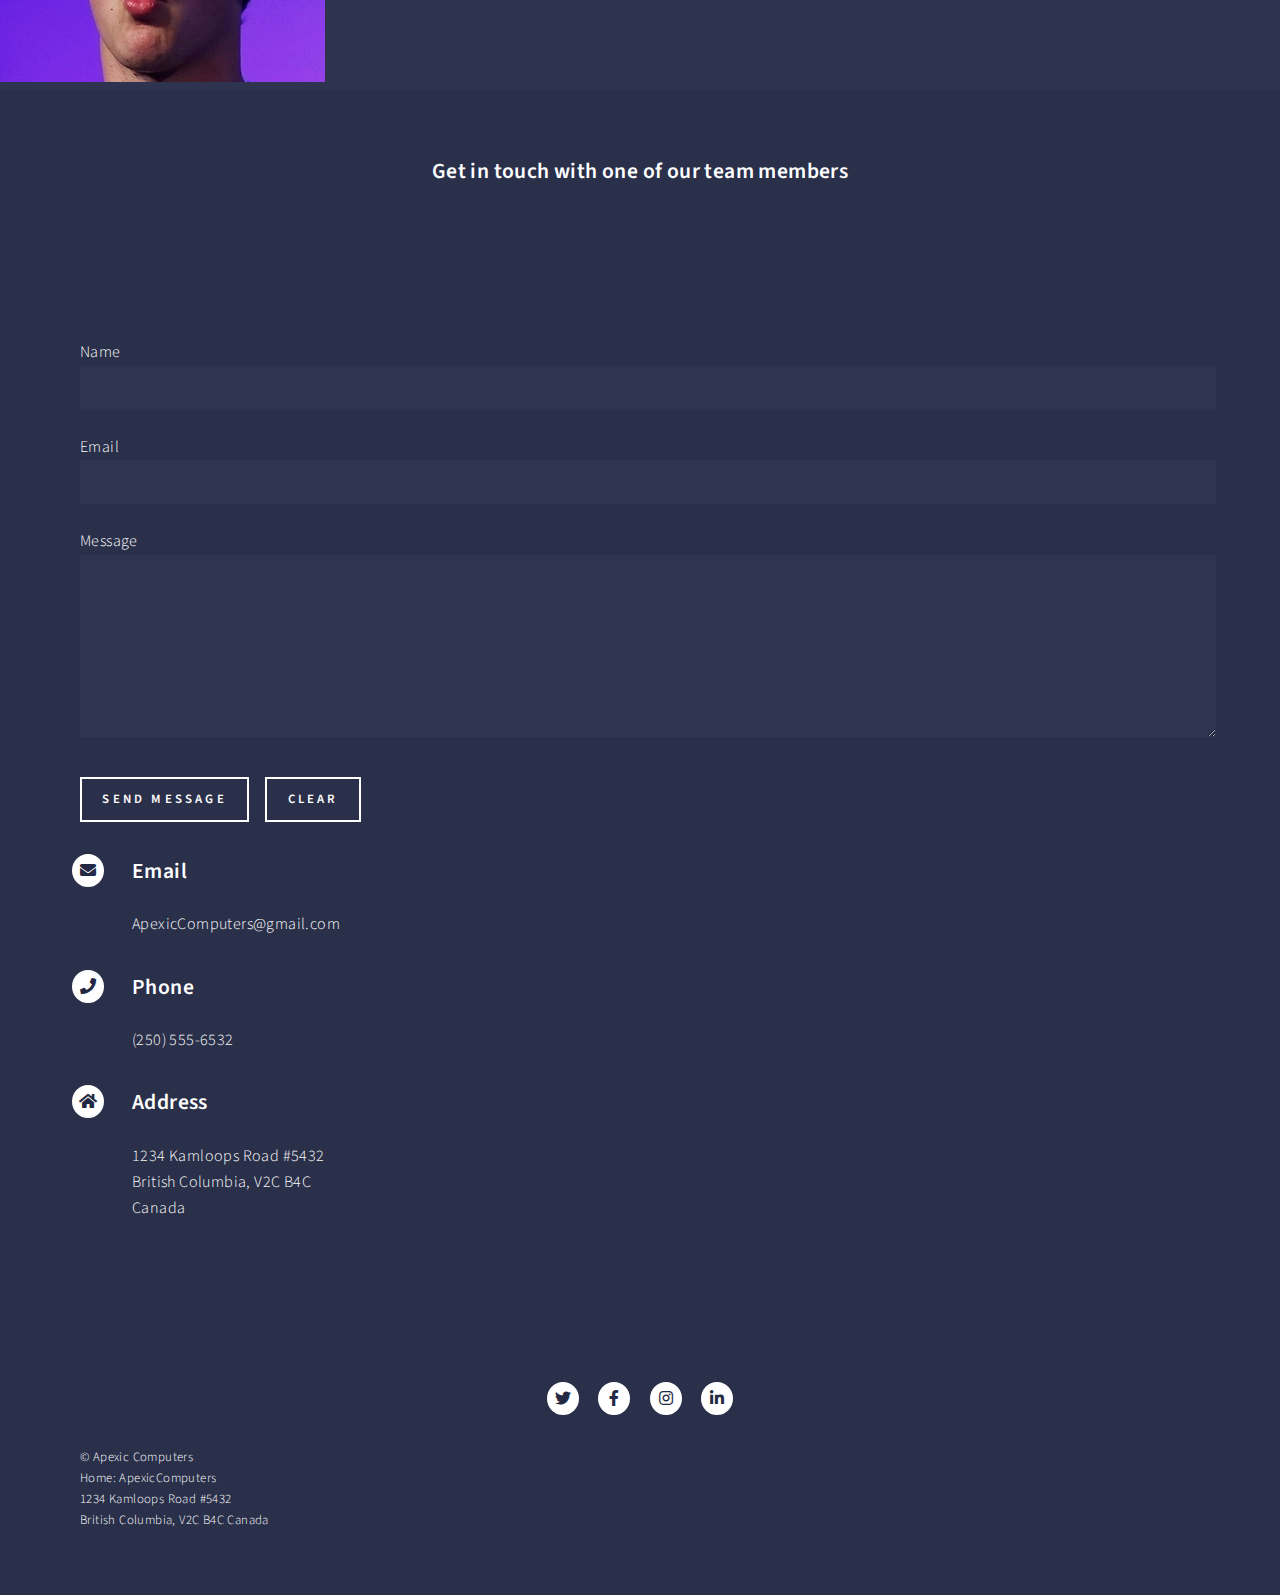
<file: team.html>
<!DOCTYPE HTML>

<html>
	<head>
		<title>Apexic Computers | Team</title>
		<meta charset="utf-8" />
		<meta name="viewport" content="width=device-width, initial-scale=1, user-scalable=no" />
		<link rel="stylesheet" href="assets/css/main.css" />
		<link rel="shortcut icon" type="image/x-icon" href="images/ICON.ico" />
	</head>
	<body>

		<!-- Wrapper -->
			<div id="wrapper">

				<!-- Header -->
					<header id="header" class="alt style2">
						<a href="index.html" class="logo"><strong>Apexic</strong> <span>Computers</span></a>
						<nav>
							<a href="#menu">Menu</a>
						</nav>
					</header>

				<!-- Menu -->
					<nav id="menu">
						<ul class="links">
							<li><a href="index.html"><div class="inner">Home</div></a></li>
							<li><a href="peripherals.html"><div class="inner">Peripherals</div></a></li>
							<li><a href="graphics.html"><div class="inner">Graphics</div></a></li>
							<li><a href="processing.html"><div class="inner">Processing</div></a></li>
							<li><a href="cooling.html"><div class="inner">Cooling</div></a></li>
						</ul>
					</nav>

				<!-- Banner -->
					<section id="banner" class="style2 team">
						<div class="inner">
							<header class="major">
								<h1>Meet The Team</h1>
							</header>
							<div class="content">
								<p>These are the wonderful people that all of us rely on for their insight and expertise</p>
							</div>
						</div>
					</section>

				<!-- Main -->
					<div id="main">

						<!-- One -->
							<section>
								<div class="inner">
									<header class="major">
										<h2>The Experts</h2>
									</header>
									<p>These individuals are responsible for the majority of the Computers that are built within Apexic Computers. All of whihc have a combined total of 100+ years of experience builting and repairing computers</p>
								</div>
							</section>

						<!-- Two -->
							<section class="spotlights">
								<section>
									<div class="image">
										<img src="images/ElonSmall.png" alt=""  />
									</div>
									<div class="content">
										<div class="inner">
											<header class="major">
												<h3>Elon Musk</h3>
											</header>
											<p>Elon has been working around computers his entire life. At the age of 7 Elon built his first computer, since then Elon has accumulated a total of 34 years in the computer industry whether that be repairing or building computers. </p>											
										</div>
									</div>
								</section>
								<section>
									<div class="image">
										<img src="images/BillSmall.png" alt=""  />
									</div>
									<div class="content">
										<div class="inner">
											<header class="major">
												<h3>Bill Gates</h3>
											</header>
											<p>Bill is the head honcho here at Apexic computers. Being the head technician Bill oversees all of the finished builds done here at Apexic. Bill has a total of 47 years of computer building experience 20 of which is here at Apexic. </p>											
										</div>
									</div>
								</section>
								<section>
									<div class="image">
										<img src="images/mark.jpg" alt=""  />
									</div>
									<div class="content">
										<div class="inner">
											<header class="major">
												<h3>Mark Zuck</h3>
											</header>
											<p>Mark is our newest member to the team. Graduating from MIT He has 19 years of experience in the computer world specializing in custom watercooling.  </p>
										</div>
									</div>
								</section>
							</section>

				<!-- Contact -->

				
					<section>

						<h3 class="teams-h3">Get in touch with one of our team members</h3>

						<div class="inner">
							<section>
								<form method="submit" action="#">
									<div class="fields">
										<div class="field half">
											<label for="name">Name</label>
											<input type="text" name="name" id="name" />
										</div>
										<div class="field half">
											<label for="email">Email</label>
											<input type="text" name="email" id="email" />
										</div>
										<div class="field">
											<label for="message">Message</label>
											<textarea name="message" id="message" rows="6"></textarea>
										</div>
									</div>
									<ul class="actions">
										<li><input type="button" value="Send Message" class="primary" /></li>
										<li><input type="reset" value="Clear" /></li>
									</ul>
								</form>
							</section>
							<section class="split">
								<section>
									<div class="contact-method">
										<span class="icon solid alt fa-envelope"></span>
										<h3>Email</h3>
										<a href="javascript:void(0)">ApexicComputers@gmail.com</a>
									</div>
								</section>
								<section>
									<div class="contact-method">
										<span class="icon solid alt fa-phone"></span>
										<h3>Phone</h3>
										<span>(250) 555-6532</span>
									</div>
								</section>
								<section>
									<div class="contact-method">
										<span class="icon solid alt fa-home"></span>
										<h3>Address</h3>
										<span>1234 Kamloops Road #5432<br />
										British Columbia, V2C B4C<br />
										Canada</span>
									</div>
								</section>
							</section>
						</div>
					</section>

				<!-- Footer -->
                <footer id="footer">
                    <div class="inner">
                        <ul class="icons">
                            <li><a href="https://twitter.com/" class="icon brands alt fa-twitter"></a></li>
                            <li><a href="https://www.facebook.com/" class="icon brands alt fa-facebook-f"></a></li>
                            <li><a href="https://www.instagram.com/" class="icon brands alt fa-instagram"></a></li>
							<li><a href="https://www.linkedin.com/" class="icon brands alt fa-linkedin-in"></a></li>
                        </ul>
                        <ul class="copyright">
                            <li>&copy; Apexic Computers</li><li>Home: <a href="">ApexicComputers</a></li>
                        </ul>
                        <ul class="copyright">
                            <li>1234 Kamloops Road #5432 <br> British Columbia, V2C B4C Canada</li>
                        </ul>
                    </div>
                </footer>

			</div>

		<!-- Scripts -->
			<script src="assets/js/jquery.min.js"></script>
			<script src="assets/js/jquery.scrolly.min.js"></script>
			<script src="assets/js/main.js"></script>

	</body>
</html>
</file>
<file: assets/css/main.css>
@import url(fontawesome-all.min.css);
@import url("https://fonts.googleapis.com/css?family=Source+Sans+Pro:300,300italic,600,600italic");

/* Reset */

	html, body, div, span, applet, object,
	iframe, h1, h2, h3, h4, h5, h6, p, blockquote,
	pre, a, abbr, acronym, address, big, cite,
	code, del, dfn, em, img, ins, kbd, q, s, samp,
	small, strike, strong, sub, sup, tt, var, b,
	u, i, center, dl, dt, dd, ol, ul, li, fieldset,
	form, label, legend, table, caption, tbody,
	tfoot, thead, tr, th, td, article, aside,
	canvas, details, embed, figure, figcaption,
	footer, header, hgroup, menu, nav, output, ruby,
	section, summary, time, mark, audio, video {
		margin: 0;
		padding: 0;
		border: 0;
		font-size: 100%;
		vertical-align: baseline;
	}

	article, aside, details, figcaption, figure,
	footer, header, hgroup, menu, nav, section {
		display: block;
	}


	body {
		line-height: 1;
	}

	ol, ul {
		list-style: none;
	}


	table {
		border-collapse: collapse;
		border-spacing: 0;
	}

	body {
		-webkit-text-size-adjust: none;
	}


/* Basic */
/* background color, border box */


	html {
		box-sizing: border-box;
	}

	* {
		box-sizing: border-box;
	}

	body {
		background: #242943;
	}


/* Type */
/* font, font-size, text color */


	body, input, select, textarea {
		color: #ffffff;
		font-family: "Source Sans Pro", Helvetica, sans-serif;
		font-size: 17pt;
		font-weight: 300;
		letter-spacing: 0.025em;
		line-height: 1.65;
	}

	@media screen and (max-width: 1680px) {

		body, input, select, textarea {
			font-size: 14pt;
		}

	}

	@media screen and (max-width: 1280px) {

		body, input, select, textarea {
			font-size: 12pt;
		}

	}

	@media screen and (max-width: 360px) {

		body, input, select, textarea {
			font-size: 11pt;
		}

	}

	a {
		color: white;
		text-decoration: none;
	}

	

	strong, b {
		color: #ffffff;
		font-weight: 600;
	}


	p {
		margin: 0 0 2em 0;
	}

	h1, h2, h3, h4, h5, h6 {
		color: #ffffff;
		font-weight: 600;
		line-height: 1.65;
		margin: 0 0 1em 0;
	}
	
	h1 {
		font-size: 2.5em;
	}

	h2 {
		font-size: 1.75em;
	}

	h3 {
		font-size: 1.35em;
	}

	h3.teams-h3 {
		padding: 5%;
		text-align: center;
	}


	@media screen and (max-width: 736px) {

		h1 {
			font-size: 2em;
		}

		h2 {
			font-size: 1.5em;
		}

		h3 {
			font-size: 1.25em;
		}

	}



/* Section/Article */
/* font, font-weight */


	header.major {
		margin-bottom: 2em;
	}

	header.major > p {
		font-size: 0.7em;
		font-weight: 600;
		letter-spacing: 0.25em;
		margin-bottom: 0;
		text-transform: uppercase;
	}


/* Form */
/* form containers */

	form > .fields {
		display: flex;
		flex-wrap: wrap;
		margin: -1.5em 0 2em -1.5em;
	}

	form > .fields > .field {
		padding: 1.5em 0 0 1.5em;
		width: 100%
	}


	input[type="text"],
	textarea {
		background: rgba(212, 212, 255, 0.035);
		border: none;
		width: 100%;
		padding: 0.75em 1em;
	}

	input[type="text"],
	select {
		height: 2.75em;
	}

	textarea {
		padding: 0.75em 1em;
	}


/* Icon */
/* color, background-color, styling, positioning */

	.icon:before {
		font-family: 'Font Awesome 5 Free';
	}

	.icon.solid {
		font-weight: 900;
	}

	.icon.brands:before {
		font-family: 'Font Awesome 5 Brands';
	}

	.icon.alt {
		background-color: #ffffff;
		border-radius: 100%;
		color: #242943;
		display: inline-block;
		line-height: 2em;
		text-align: center;
		width: 2em;
	}

	ul.icons {
		text-align: center;
		padding-bottom: 2em;
	}

	ul.icons li {
		display: inline-block;
		padding: 0 1em 0 0;
	}

/* Actions */
/* button layout */

	ul.actions {
		display: flex;
		margin-left: -1em;
	}

	ul.actions li {
		padding: 0 0 0 1em;
	}


/* Table */
/* positioning, containers, table height and width */

	.table-wrapper {
		overflow-x: auto;
	}

	table {
		margin: 0 0 2em 0;
		width: 100%;
	}

	table tbody tr {
		border: solid 1px rgba(212, 212, 255, 0.1);
		border-left: 0;
		border-right: 0;
	}

		table tbody tr:nth-child(2n + 1) {
			background-color: rgba(212, 212, 255, 0.035);
		}

	table td {
		padding: 0.75em 0.75em;
	}

	table th {
		color: #ffffff;
		font-size: 0.9em;
		font-weight: 600;
		padding: 0 0.75em 0.75em 0.75em;
		text-align: left;
	}

	table thead {
		border-bottom: solid 2px rgba(212, 212, 255, 0.1);
	}

	table tfoot {
		border-top: solid 2px rgba(212, 212, 255, 0.1);
	}

	.pimpin {
		text-align: left;
		padding-right: 20px;
		padding-left: 20px;
	}
	
	.pimpin > h1 {
		padding-top: 30px;
		text-align: center;
	}
	
	td, th 
	{
		line-height: 1.7em;
		padding: 1px;
	}
	
	col#firstCol 
	{
		width: 3%;
		height: 7%;
	}
	
	col.dataCols 
	{
		width: 4%;
		height: 5%;
	}
	

/* Button */
/* styling */

	input[type="submit"],
	input[type="reset"],
	input[type="button"],
	button,
	.button {
		background-color: transparent;
		border: 0;
		border-radius: 0;
		box-shadow: inset 0 0 0 2px #ffffff;
		color: #ffffff;
		display: block;
		font-size: 0.8em;
		font-weight: 600;
		height: 3.5em;
		letter-spacing: 0.25em;
		line-height: 3.5em;
		padding: 0 1.75em;
		text-transform: uppercase;
		white-space: nowrap;
	}


/* Tiles */
/* styling, container, images */

	.tiles {
		display: flex;
		flex-wrap: wrap;
	}


	.tiles article {
		display: flex;
		padding: 4em 4em 2em 4em ;
		background-position: center;
		background-repeat: no-repeat;
		width: 40%;
	}


	.tiles article#tile1 {
		background-image: url("../../images/pic01.jpg");
		background-size: cover;
	}
	.tiles article#tile2 {
		background-image: url("../../images/pic02.jpg");
		background-size: cover;
	}
	.tiles article#tile3 {
		background-image: url("../../images/pic03.jpg");
		background-size: cover;
	}
	.tiles article#tile4 {
		background-image: url("../../images/pic04.jpg");
		background-size: cover;
	}


	.tiles article:nth-child(2), .tiles article:nth-child(3) {
		width: 60%;
	}


	@media screen and (max-width: 480px) {

		.tiles article {
			height: 20em;
			width: 100% !important;
		}

	}

/* Contact Method */
/* positioning, layout for contact information */

	.contact-method {
		margin: 0 0 2em 0;
		padding-left: 3.25em;
		position: relative;
	}

	.contact-method .icon {
		left: -0.5em;
		position: absolute;
	}

/* Spotlights */
/* containers for images and paragraphs, positioning */

	.spotlights > section {
		display: flex;
		background-color: #2e3450;
		align-items: center;
	}

	.spotlights > section > .image img {
		width: 100%;
	}


	.spotlights > section > .content {
		padding: 2em 3em 2em 3em;
		width: 70%;
	}


	.spotlights > section > .content > .inner {
		margin: 0 auto;
		max-width: 100%;
		width: 65em;
	}

	.spotlights > section:nth-child(2) {
		flex-direction: row-reverse;
		background-color: #333856;
	}



	@media screen and (max-width: 980px) {

		.spotlights > section {
			display: block;
		}

		.spotlights > section > .content {
			padding: 4em 3em 2em 3em ;
			width: 100%;
		}

	}

/* Header */
/* nav bar and logo, fixed positioning, styling and color */

	#header {
		display: flex;
		font-weight: 600;
		height: 3.25em;
		letter-spacing: 0.25em;
		line-height: 3.25em;
		text-transform: uppercase;
		top: 0;
		width: 100%;
		z-index: 10000;
	}

	#header .logo {
		font-size: 0.8em;
		padding: 0 1.5em;
	}

	#header .logo strong {
		background-color: #ffffff;
		color: #242943;
		display: inline-block;
		line-height: 1.65em;
		margin-right: 0.325em;
		padding: 0 0.125em 0 0.375em;
	}

	#header nav {
		display: flex;
		justify-content: flex-end;
		flex-grow: 1;
	}

	#header nav a {
		font-size: 0.8em;
	}


	#header nav a[href="#menu"]:after {
		content: url("../../images/bars.svg");
		position: absolute;
		right: 1.5em;
		top: 0.5em;
		width: 24px;
	}

	#header.alt {
		position: absolute;
	}


	#header nav a[href="#menu"] {
		padding-right: 4.25em;
	}

	@media screen and (min-width: 1920px) {

		#header nav a[href="#menu"]:after {
			top: 0.3em;
		}

	}


/* Banner */
/* frontpage image for each webpage, text styling, parallax scroll */

	#banner {
		align-items: center;
		background-image: url("../../images/banner.jpg");
		display: flex;
		background-attachment: fixed; 
		background-position: center;
		background-repeat: no-repeat;
		background-size: cover;
	}

	#banner.peripherals {
		background-image: url("../../images/peripherals-banner.jpg");
		height: 60vh;
		max-height: 32em;
	}

	#banner.graphics {
		background-image: url("../../images/tester.jpg");
		height: 60vh;
		max-height: 32em;
	}

	#banner.processing {
		background-image: url("../../images/processor.jpg");
		height: 60vh;
		max-height: 32em;
	}

	#banner.cooling {
		background-image: url("../../images/watercooledpc1.jpg");
		height: 60vh;
		max-height: 32em;
	}

	#banner.team {
		background-image: url("../../images/Team-banner.jpg");
		height: 60vh;
		max-height: 32em;
	}

	#banner h1 {
		font-size: 3.25em;
	}

	#banner > .inner .content {
		display: flex;
		align-items: center;
		margin: 0 0 2em 0;
	}

	#banner > .inner .content > p {
		margin-right: 1.5em;
		margin-bottom: 0;
	}

	#banner > .inner .content p {
		font-size: 0.7em;
		font-weight: 600;
		letter-spacing: 0.25em;
		text-transform: uppercase;
	}

	#banner.major {
		min-height: 105vh;
	}


	@media screen and (max-width: 736px) {


		#banner h1 {
			font-size: 2em;
		}

		#banner > .inner .content {
			display: block;
		}

		#banner > .inner .content > p {
			margin-bottom: 2em;
		}

	}

/* Main */
/* positioning container for Learn More section */

	#main {
		background-color: #2a2f4a;
	}

	#main > * > .inner {
		padding: 4em 4em 4em 5em ;
	}

/* Contact */
/* containers for contact methods and form box, layout, positioning */

	#contact {
		border-bottom: solid 1px rgba(212, 255, 225, 0.1);
	}

	#contact > .inner {
		display: flex;
	}

	#contact > .inner > .split > * {
		padding-left: 3em;
	}

	.split {
		padding-top: 2em;
	}

	@media screen and (max-width: 980px) {

		#contact > .inner {
			display: block;
		}

		#contact > .inner > .split > * {
			padding: 3em 0 1em 0 ;
		}

	}


/* Footer */
/* positioning text, styling */

	#footer .copyright {
		font-size: 0.8em;
	}


/* Wrapper */
/* wrapper for contact method and form box */

	#wrapper > * > .inner {
		padding: 4em 0 2em 0 ;
		margin: 0 auto;
		max-width: 65em;
		width: 85%;
	}

/* Menu */
/* menu toggle when nav bar icon is clicked on, positioning, styling */

	#menu {
		transition: transform 0.35s ease, opacity 0.35s ease, visibility 0.35s;
		background: rgba(36, 41, 67, 0.9);
		padding: 3em 2em;
		position: fixed;
		top: 0;
		visibility: hidden;
		width: 100%;
		height: 100%;
		z-index: 10000;
	}

	#menu .inner {
		text-align: center;
	} 

	#menu .inner > :first-child {
		margin-top: 2em;
	}

	#menu .inner > :last-child {
		margin-bottom: 3em;
	}

	#menu ul {
		margin: 0 0 1em 0;
	}

	#menu ul.links {
		list-style: none;
		padding: 0;
	}

	#menu ul.links > li {
		padding: 0;
	}

	#menu ul.links > li {
		border-top: solid 1px rgba(212, 255, 215, 0.1);
		font-size: 0.8em;
		font-weight: 600;
		letter-spacing: 0.25em;
		line-height: 4em;
		text-decoration: none;
		text-transform: uppercase;
	}
	
	body.is-menu-visible #wrapper {
		filter: blur(0.5em);
	}

	body.is-menu-visible #menu {
		visibility: visible;
	}
</file>
